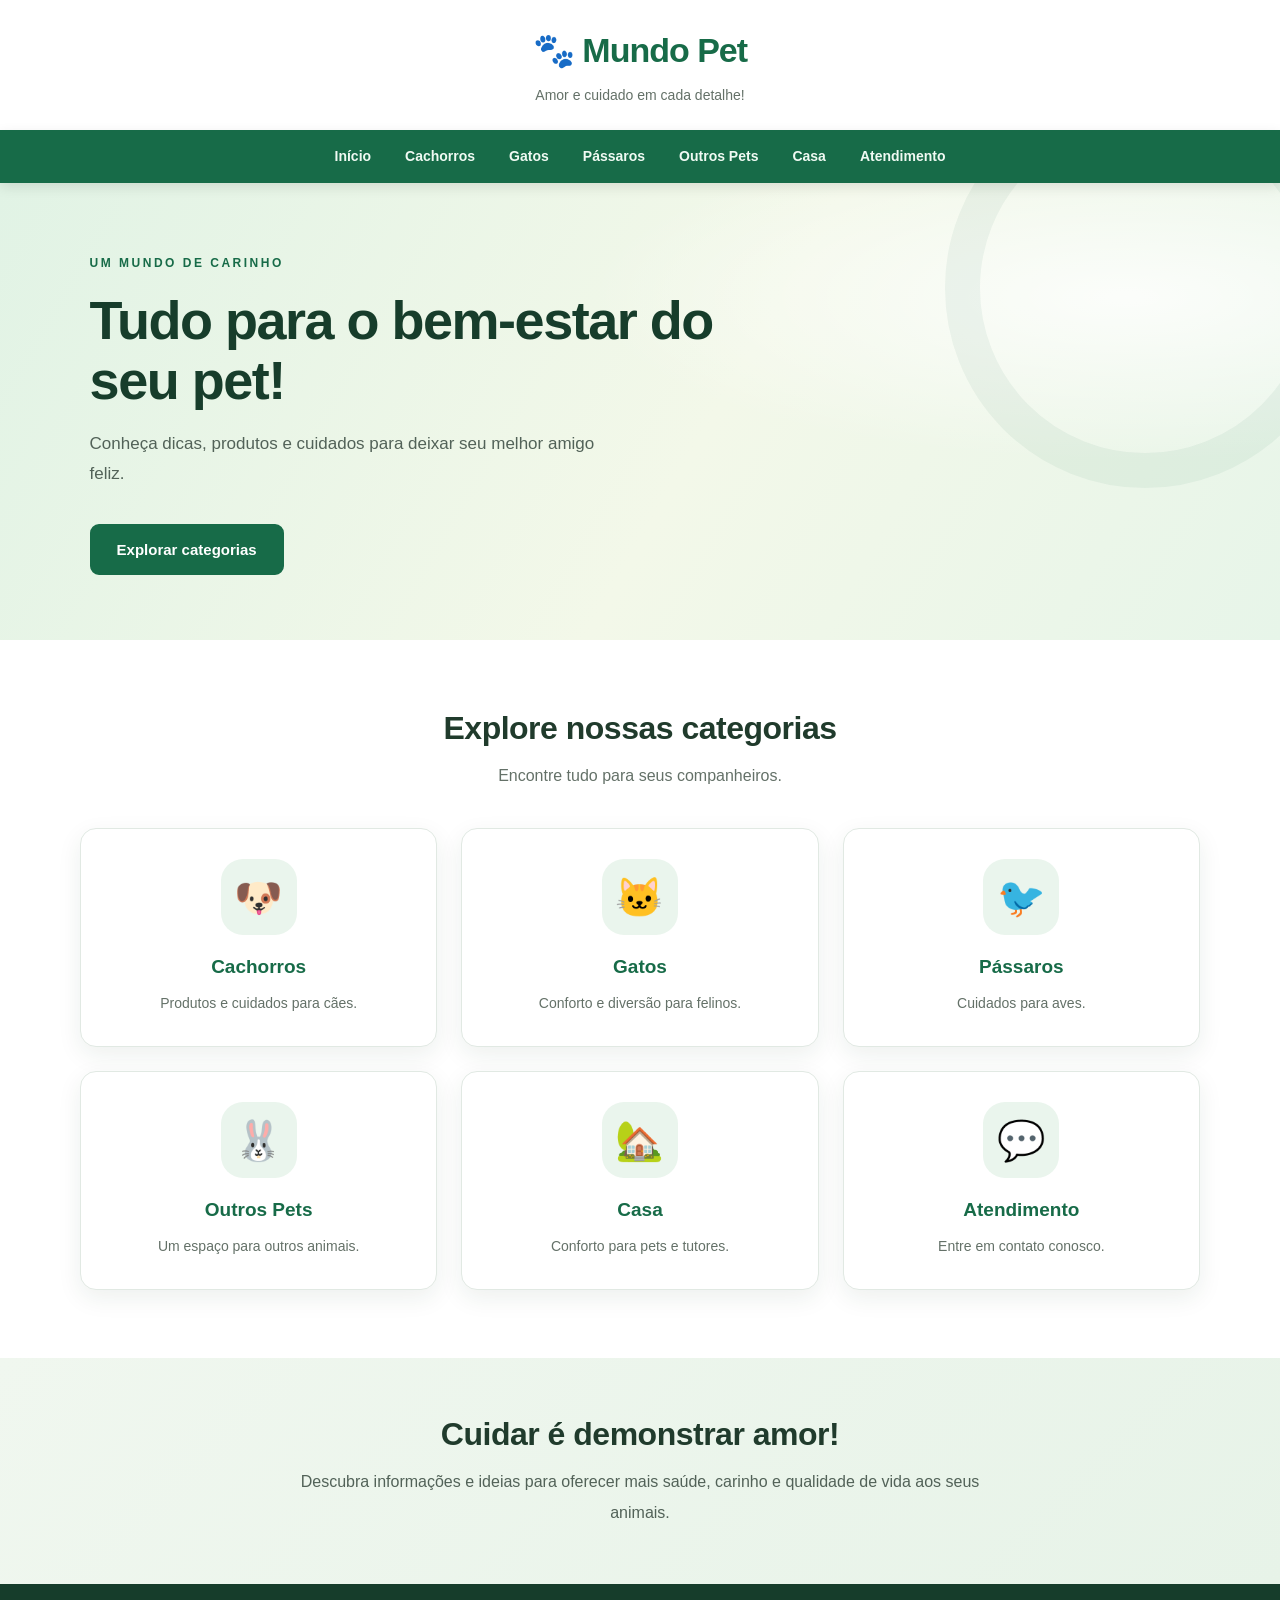
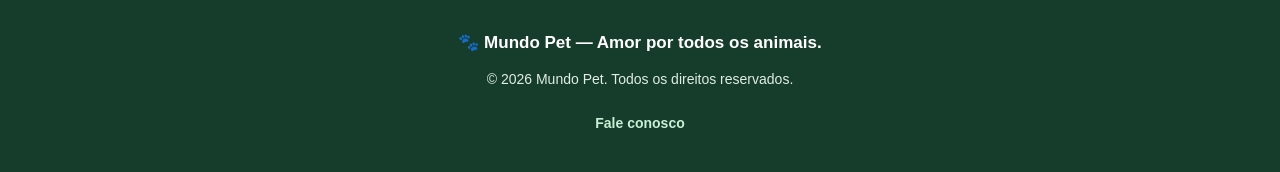
<file: index.html>
<!DOCTYPE html>
<html lang="pt-BR">
<head>
    <meta charset="UTF-8">
    <meta name="viewport"
          content="width=device-width, initial-scale=1.0">

    <title>Mundo Pet | Tudo para seu pet</title>
    <link rel="stylesheet" href="style.css">
</head>

<body>

    <header class="topo">
        <a class="logo" href="index.html">🐾 Mundo Pet</a>
        <p>Amor e cuidado em cada detalhe!</p>
    </header>

    <nav class="navbar" aria-label="Navegação principal">
        <ul>
             <li><a href="index.html">Início</a></li>
            <li><a href="cachorros.html">Cachorros</a></li>
            <li><a href="gatos.html">Gatos</a></li>
            <li><a href="passaros.html">Pássaros</a></li>
            <li><a href="outrospets.html">Outros Pets</a></li>
            <li><a href="casa.html">Casa</a></li>
            <li><a href="atendimentos.html">Atendimento</a></li>
        </ul>
    </nav>

    <main>
        <section class="banner">
            <div class="banner-texto">
                <span>UM MUNDO DE CARINHO</span>
                <h1>Tudo para o bem-estar do seu pet!</h1>
                <p>
                    Conheça dicas, produtos e cuidados
                    para deixar seu melhor amigo feliz.
                </p>
                <a class="botao"
                   href="index.html">
                    Explorar categorias
                </a>
            </div>
        </section>

        <section class="secao">
            <h2>Explore nossas categorias</h2>
            <p class="subtitulo">
                Encontre tudo para seus companheiros.
            </p>

            <div class="categorias">
                <a class="categoria" href="cachorros.html">
                    <span>🐶</span>
                    <h3>Cachorros</h3>
                    <p>Produtos e cuidados para cães.</p>
                </a>

                <a class="categoria" href="gatos.html">
                    <span>🐱</span>
                    <h3>Gatos</h3>
                    <p>Conforto e diversão para felinos.</p>
                </a>

                <a class="categoria" href="passaros.html">
                    <span>🐦</span>
                    <h3>Pássaros</h3>
                    <p>Cuidados para aves.</p>
                </a>

                <a class="categoria" href="outrospets.html">
                    <span>🐰</span>
                    <h3>Outros Pets</h3>
                    <p>Um espaço para outros animais.</p>
                </a>

                <a class="categoria" href="casa.html">
                    <span>🏡</span>
                    <h3>Casa</h3>
                    <p>Conforto para pets e tutores.</p>
                </a>

                <a class="categoria" href="atendimentos.html">
                    <span>💬</span>
                    <h3>Atendimento</h3>
                    <p>Entre em contato conosco.</p>
                </a>
            </div>
        </section>

        <section class="destaque">
            <h2>Cuidar é demonstrar amor!</h2>
            <p>
                Descubra informações e ideias para oferecer
                mais saúde, carinho e qualidade de vida
                aos seus animais.
            </p>
        </section>
    </main>

    <footer class="rodape">
        <p>🐾 Mundo Pet — Amor por todos os animais.</p>
        <p>© 2026 Mundo Pet. Todos os direitos reservados.</p>
        <a href="atendimentos.html">Fale conosco</a>
    </footer>

</body>
</html>
</file>
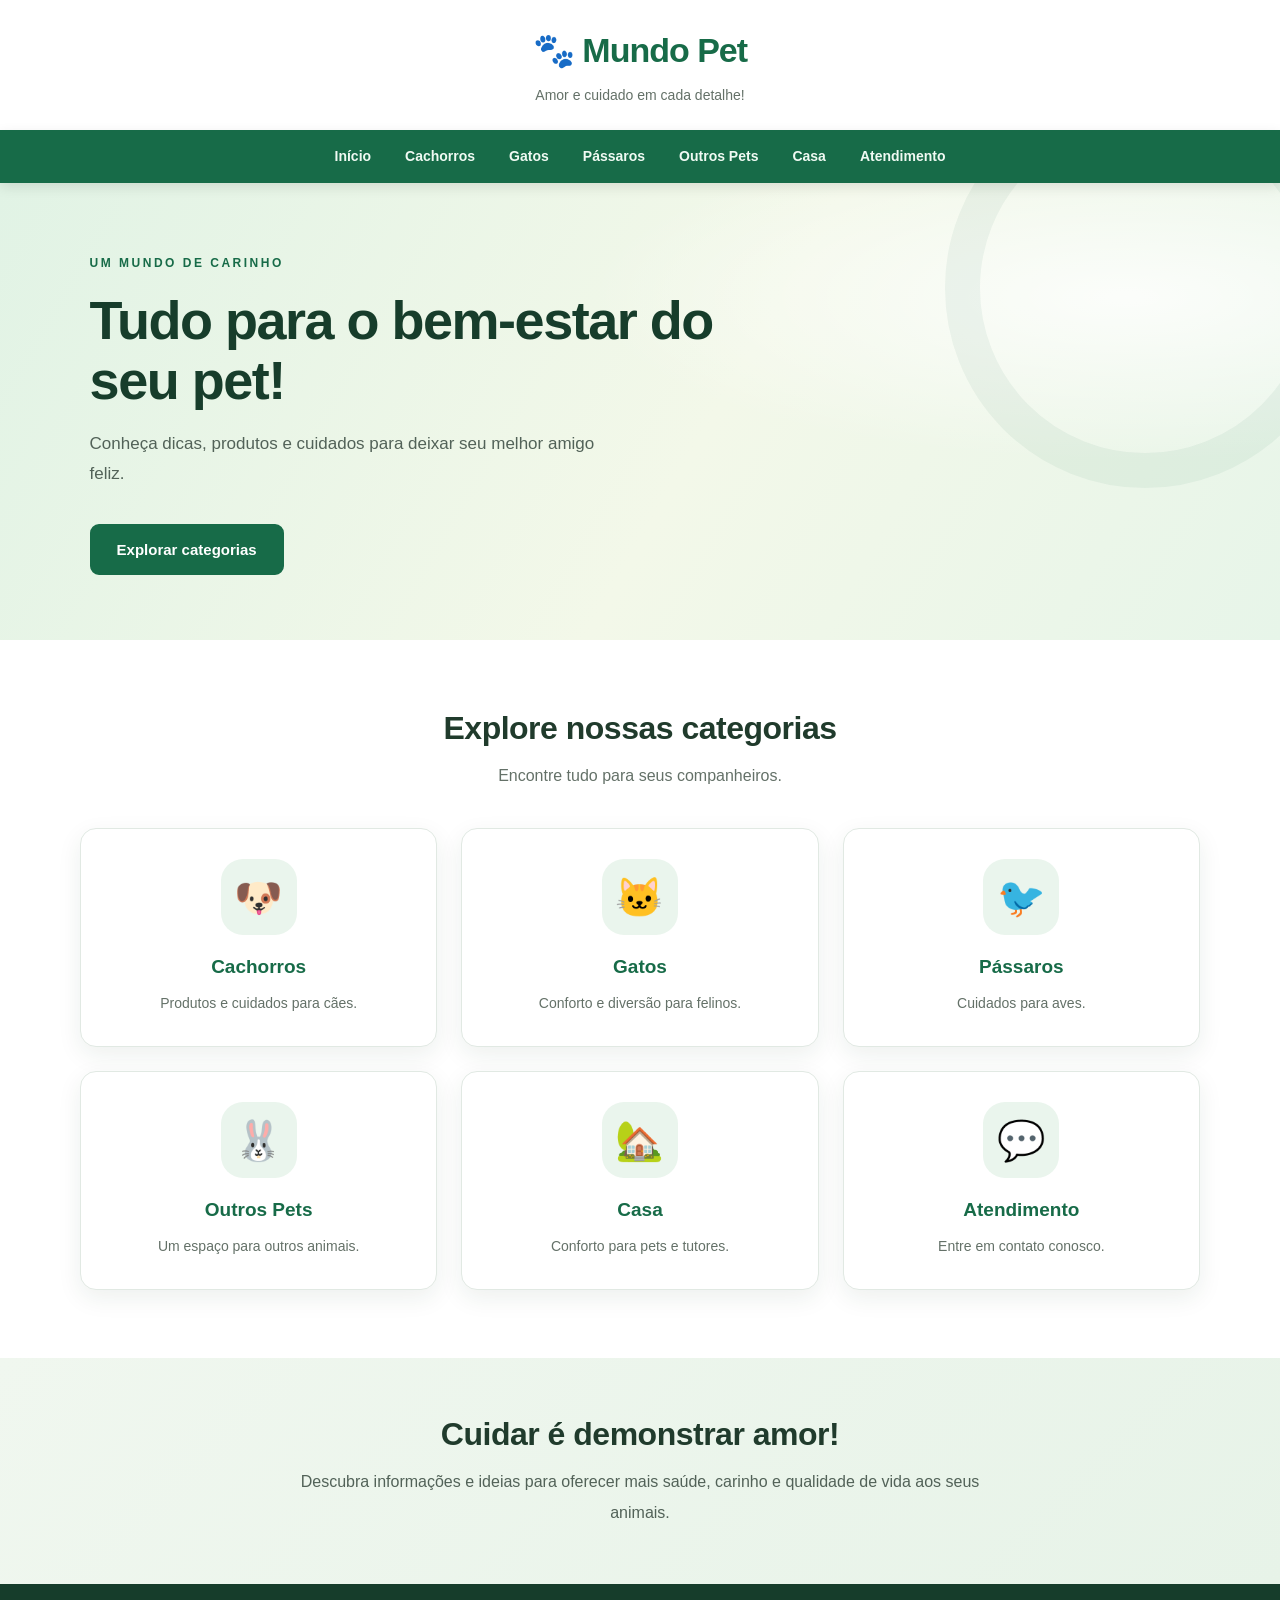
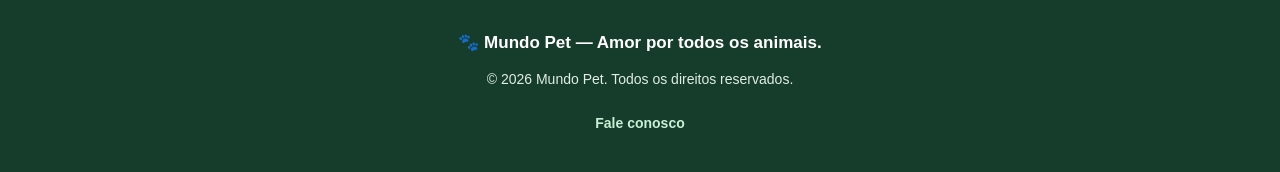
<file: Index.html>
<!DOCTYPE html>
<html lang="pt-BR">
<head>
    <meta charset="UTF-8">
    <meta name="viewport"
          content="width=device-width, initial-scale=1.0">

    <title>Mundo Pet | Tudo para seu pet</title>
    <link rel="stylesheet" href="style.css">
</head>

<body>

    <header class="topo">
        <a class="logo" href="index.html">🐾 Mundo Pet</a>
        <p>Amor e cuidado em cada detalhe!</p>
    </header>

    <nav class="navbar" aria-label="Navegação principal">
        <ul>
             <li><a href="index.html">Início</a></li>
            <li><a href="cachorros.html">Cachorros</a></li>
            <li><a href="gatos.html">Gatos</a></li>
            <li><a href="passaros.html">Pássaros</a></li>
            <li><a href="outrospets.html">Outros Pets</a></li>
            <li><a href="casa.html">Casa</a></li>
            <li><a href="atendimentos.html">Atendimento</a></li>
        </ul>
    </nav>

    <main>
        <section class="banner">
            <div class="banner-texto">
                <span>UM MUNDO DE CARINHO</span>
                <h1>Tudo para o bem-estar do seu pet!</h1>
                <p>
                    Conheça dicas, produtos e cuidados
                    para deixar seu melhor amigo feliz.
                </p>
                <a class="botao"
                   href="cachorros.html">
                    Explorar categorias
                </a>
            </div>
        </section>

        <section class="secao">
            <h2>Explore nossas categorias</h2>
            <p class="subtitulo">
                Encontre tudo para seus companheiros.
            </p>

            <div class="categorias">
                <a class="categoria" href="cachorros.html">
                    <span>🐶</span>
                    <h3>Cachorros</h3>
                    <p>Produtos e cuidados para cães.</p>
                </a>

                <a class="categoria" href="gatos.html">
                    <span>🐱</span>
                    <h3>Gatos</h3>
                    <p>Conforto e diversão para felinos.</p>
                </a>

                <a class="categoria" href="passaros.html">
                    <span>🐦</span>
                    <h3>Pássaros</h3>
                    <p>Cuidados para aves.</p>
                </a>

                <a class="categoria" href="outrospets.html">
                    <span>🐰</span>
                    <h3>Outros Pets</h3>
                    <p>Um espaço para outros animais.</p>
                </a>

                <a class="categoria" href="casa.html">
                    <span>🏡</span>
                    <h3>Casa</h3>
                    <p>Conforto para pets e tutores.</p>
                </a>

                <a class="categoria" href="atendimentos.html">
                    <span>💬</span>
                    <h3>Atendimento</h3>
                    <p>Entre em contato conosco.</p>
                </a>
            </div>
        </section>

        <section class="destaque">
            <h2>Cuidar é demonstrar amor!</h2>
            <p>
                Descubra informações e ideias para oferecer
                mais saúde, carinho e qualidade de vida
                aos seus animais.
            </p>
        </section>
    </main>

    <footer class="rodape">
        <p>🐾 Mundo Pet — Amor por todos os animais.</p>
        <p>© 2026 Mundo Pet. Todos os direitos reservados.</p>
        <a href="atendimentos.html">Fale conosco</a>
    </footer>

</body>
</html>
</file>
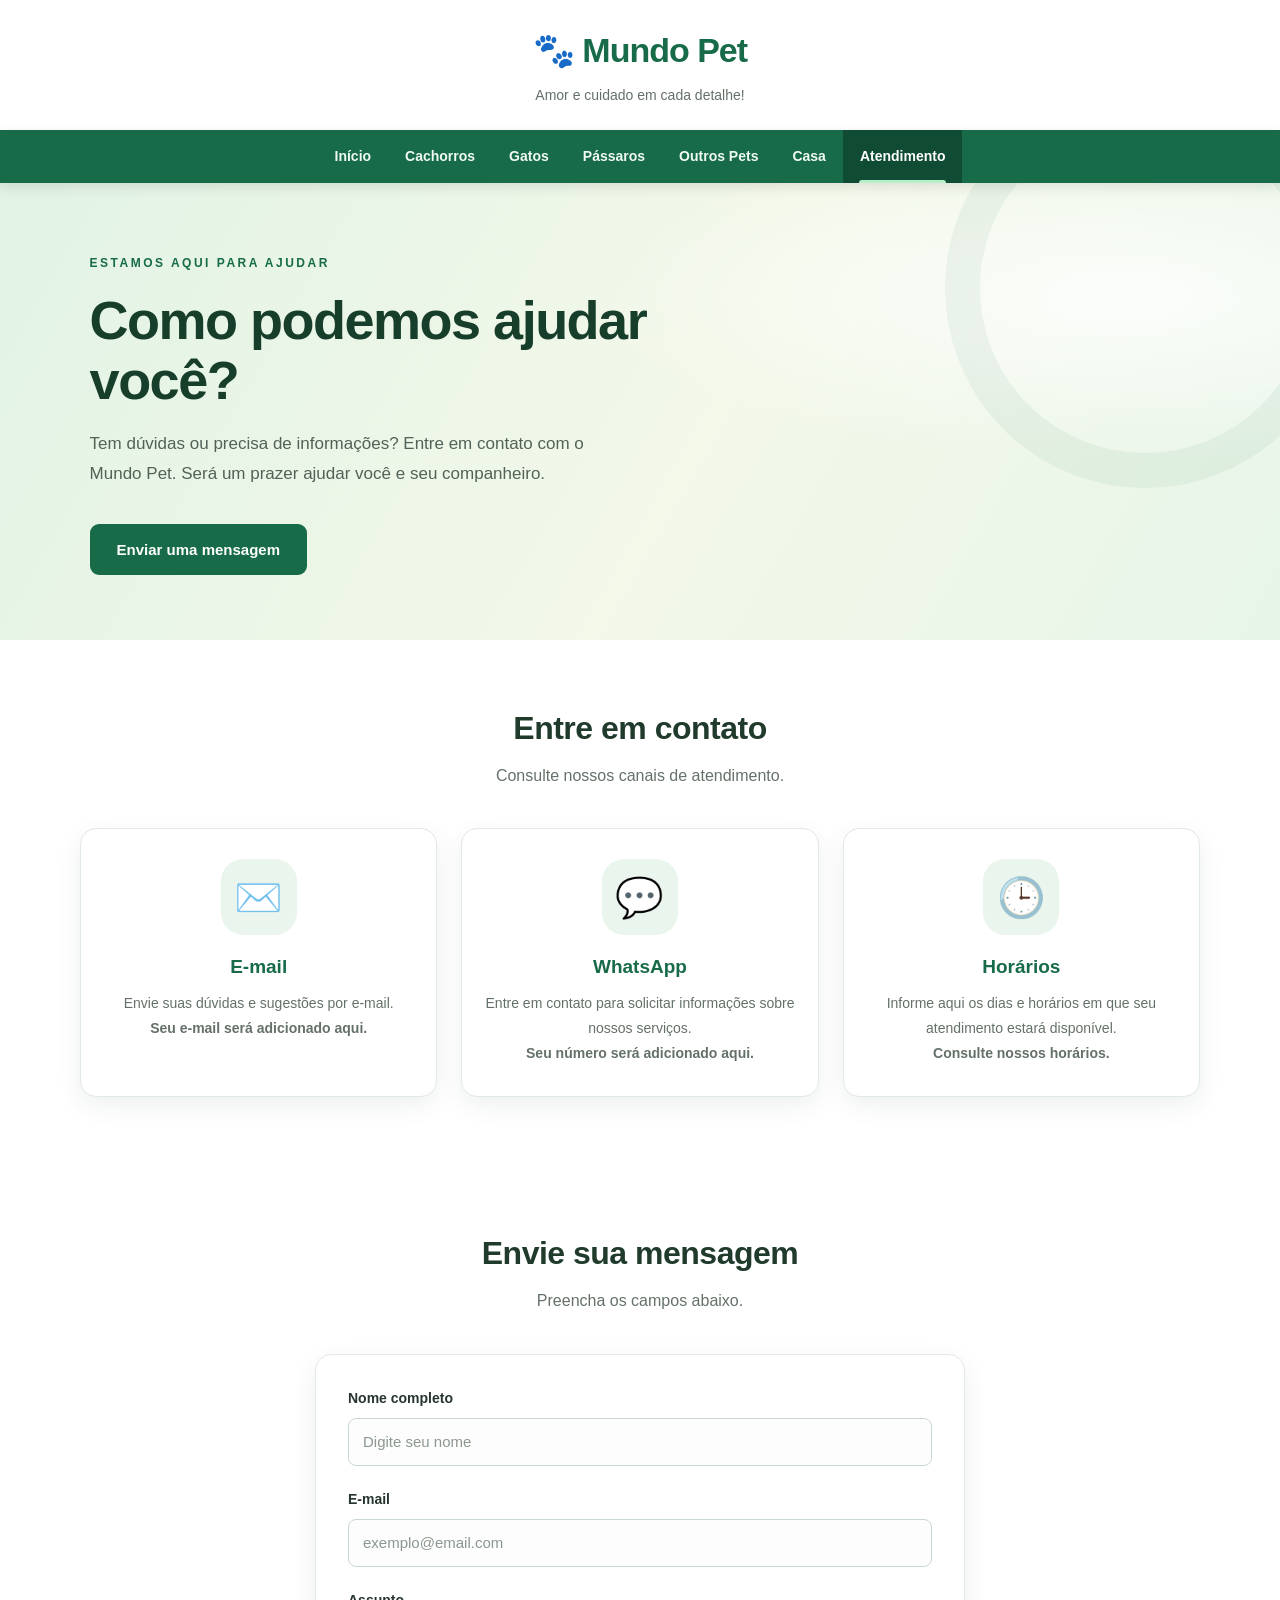
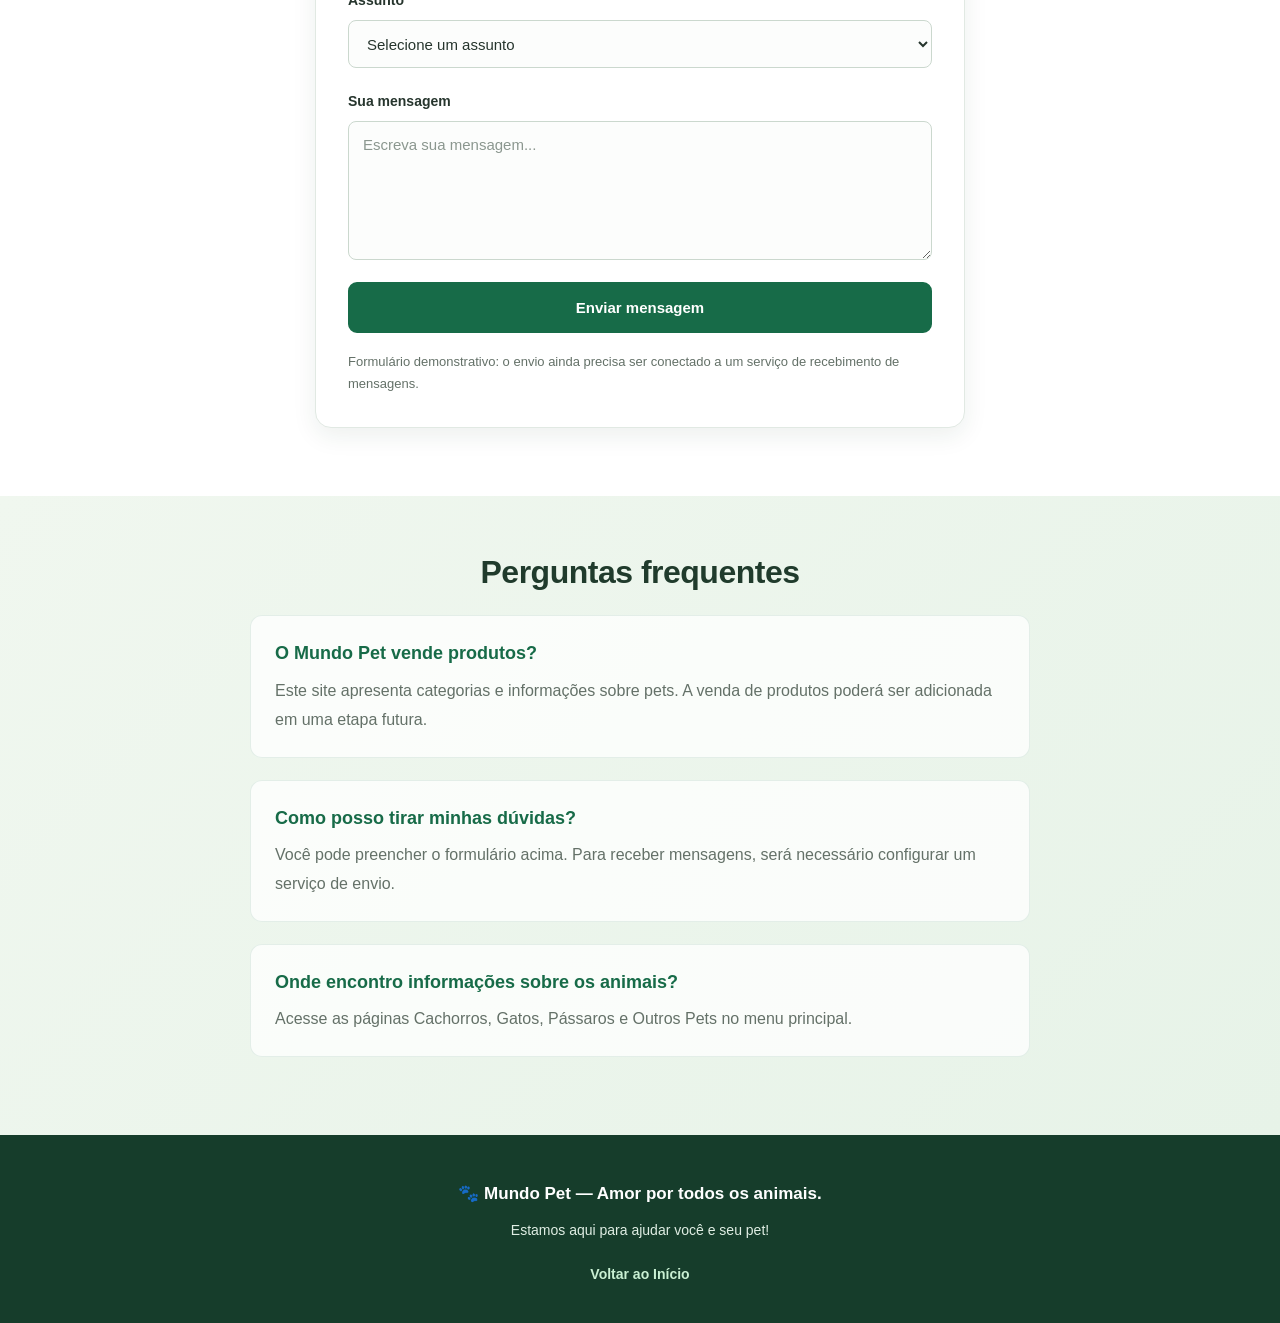
<file: atendimentos.html>
<!DOCTYPE html>
<html lang="pt-BR">

<head>
    <meta charset="UTF-8">
    <meta name="viewport" content="width=device-width, initial-scale=1.0">

    <title>Atendimento | Mundo Pet</title>

    <link rel="stylesheet" href="style.css">
</head>

<body>

    <!-- Cabeçalho -->
    <header class="topo">
        <a class="logo" href="index.html">🐾 Mundo Pet</a>
        <p>Amor e cuidado em cada detalhe!</p>
    </header>

    <!-- Menu de navegação -->
    <nav class="navbar" aria-label="Navegação principal">
        <ul>
            <li><a href="index.html">Início</a></li>
            <li><a href="cachorros.html">Cachorros</a></li>
            <li><a href="gatos.html">Gatos</a></li>
            <li><a href="passaros.html">Pássaros</a></li>
            <li><a href="outrospets.html">Outros Pets</a></li>
            <li><a href="casa.html">Casa</a></li>
            <li><a href="atendimentos.html" aria-current="page">Atendimento</a></li>
        </ul>
    </nav>

    <!-- Conteúdo principal -->
    <main>

        <!-- Apresentação -->
        <section class="banner">
            <div class="banner-texto">

                <span>ESTAMOS AQUI PARA AJUDAR</span>

                <h1>Como podemos ajudar você?</h1>

                <p>
                    Tem dúvidas ou precisa de informações?
                    Entre em contato com o Mundo Pet.
                    Será um prazer ajudar você e seu companheiro.
                </p>

                <a class="botao" href="#formulario">
                    Enviar uma mensagem
                </a>

            </div>
        </section>

        <!-- Informações de contato -->
        <section class="secao">

            <h2>Entre em contato</h2>

            <p class="subtitulo">
                Consulte nossos canais de atendimento.
            </p>

            <div class="categorias">

                <article class="categoria">
                    <span>✉️</span>

                    <h3>E-mail</h3>

                    <p>
                        Envie suas dúvidas e sugestões
                        por e-mail.
                    </p>

                    <p>
                        <strong>Seu e-mail será adicionado aqui.</strong>
                    </p>
                </article>

                <article class="categoria">
                    <span>💬</span>

                    <h3>WhatsApp</h3>

                    <p>
                        Entre em contato para solicitar
                        informações sobre nossos serviços.
                    </p>

                    <p>
                        <strong>Seu número será adicionado aqui.</strong>
                    </p>
                </article>

                <article class="categoria">
                    <span>🕒</span>

                    <h3>Horários</h3>

                    <p>
                        Informe aqui os dias e horários
                        em que seu atendimento estará disponível.
                    </p>

                    <p>
                        <strong>Consulte nossos horários.</strong>
                    </p>
                </article>

            </div>

        </section>

        <!-- Formulário de contato -->
        <section class="secao" id="formulario">

            <h2>Envie sua mensagem</h2>

            <p class="subtitulo">
                Preencha os campos abaixo.
            </p>

            <form class="formulario" action="#" method="post">

                <div class="campo">
                    <label for="nome">Nome completo</label>

                    <input
                        type="text"
                        id="nome"
                        name="nome"
                        placeholder="Digite seu nome"
                        required>
                </div>

                <div class="campo">
                    <label for="email">E-mail</label>

                    <input
                        type="email"
                        id="email"
                        name="email"
                        placeholder="exemplo@email.com"
                        required>
                </div>

                <div class="campo">
                    <label for="assunto">Assunto</label>

                    <select id="assunto" name="assunto" required>
                        <option value="">Selecione um assunto</option>
                        <option value="produtos">Produtos</option>
                        <option value="duvidas">Dúvidas gerais</option>
                        <option value="sugestoes">Sugestões</option>
                        <option value="outros">Outros assuntos</option>
                    </select>
                </div>

                <div class="campo">
                    <label for="mensagem">Sua mensagem</label>

                    <textarea
                        id="mensagem"
                        name="mensagem"
                        rows="5"
                        placeholder="Escreva sua mensagem..."
                        required></textarea>
                </div>

                <button class="botao" type="submit">
                    Enviar mensagem
                </button>

                <p class="aviso-formulario">
                    Formulário demonstrativo: o envio ainda
                    precisa ser conectado a um serviço de
                    recebimento de mensagens.
                </p>

            </form>

        </section>

        <!-- Perguntas frequentes -->
        <section class="destaque">

            <h2>Perguntas frequentes</h2>

            <div class="pergunta">
                <h3>O Mundo Pet vende produtos?</h3>

                <p>
                    Este site apresenta categorias e informações
                    sobre pets. A venda de produtos poderá ser
                    adicionada em uma etapa futura.
                </p>
            </div>

            <div class="pergunta">
                <h3>Como posso tirar minhas dúvidas?</h3>

                <p>
                    Você pode preencher o formulário acima.
                    Para receber mensagens, será necessário
                    configurar um serviço de envio.
                </p>
            </div>

            <div class="pergunta">
                <h3>Onde encontro informações sobre os animais?</h3>

                <p>
                    Acesse as páginas Cachorros, Gatos,
                    Pássaros e Outros Pets no menu principal.
                </p>
            </div>

        </section>

    </main>

    <!-- Rodapé -->
    <footer class="rodape">

        <p>🐾 Mundo Pet — Amor por todos os animais.</p>

        <p>Estamos aqui para ajudar você e seu pet!</p>

        <a href="index.html">Voltar ao Início</a>

    </footer>

</body>

</html>
</file>
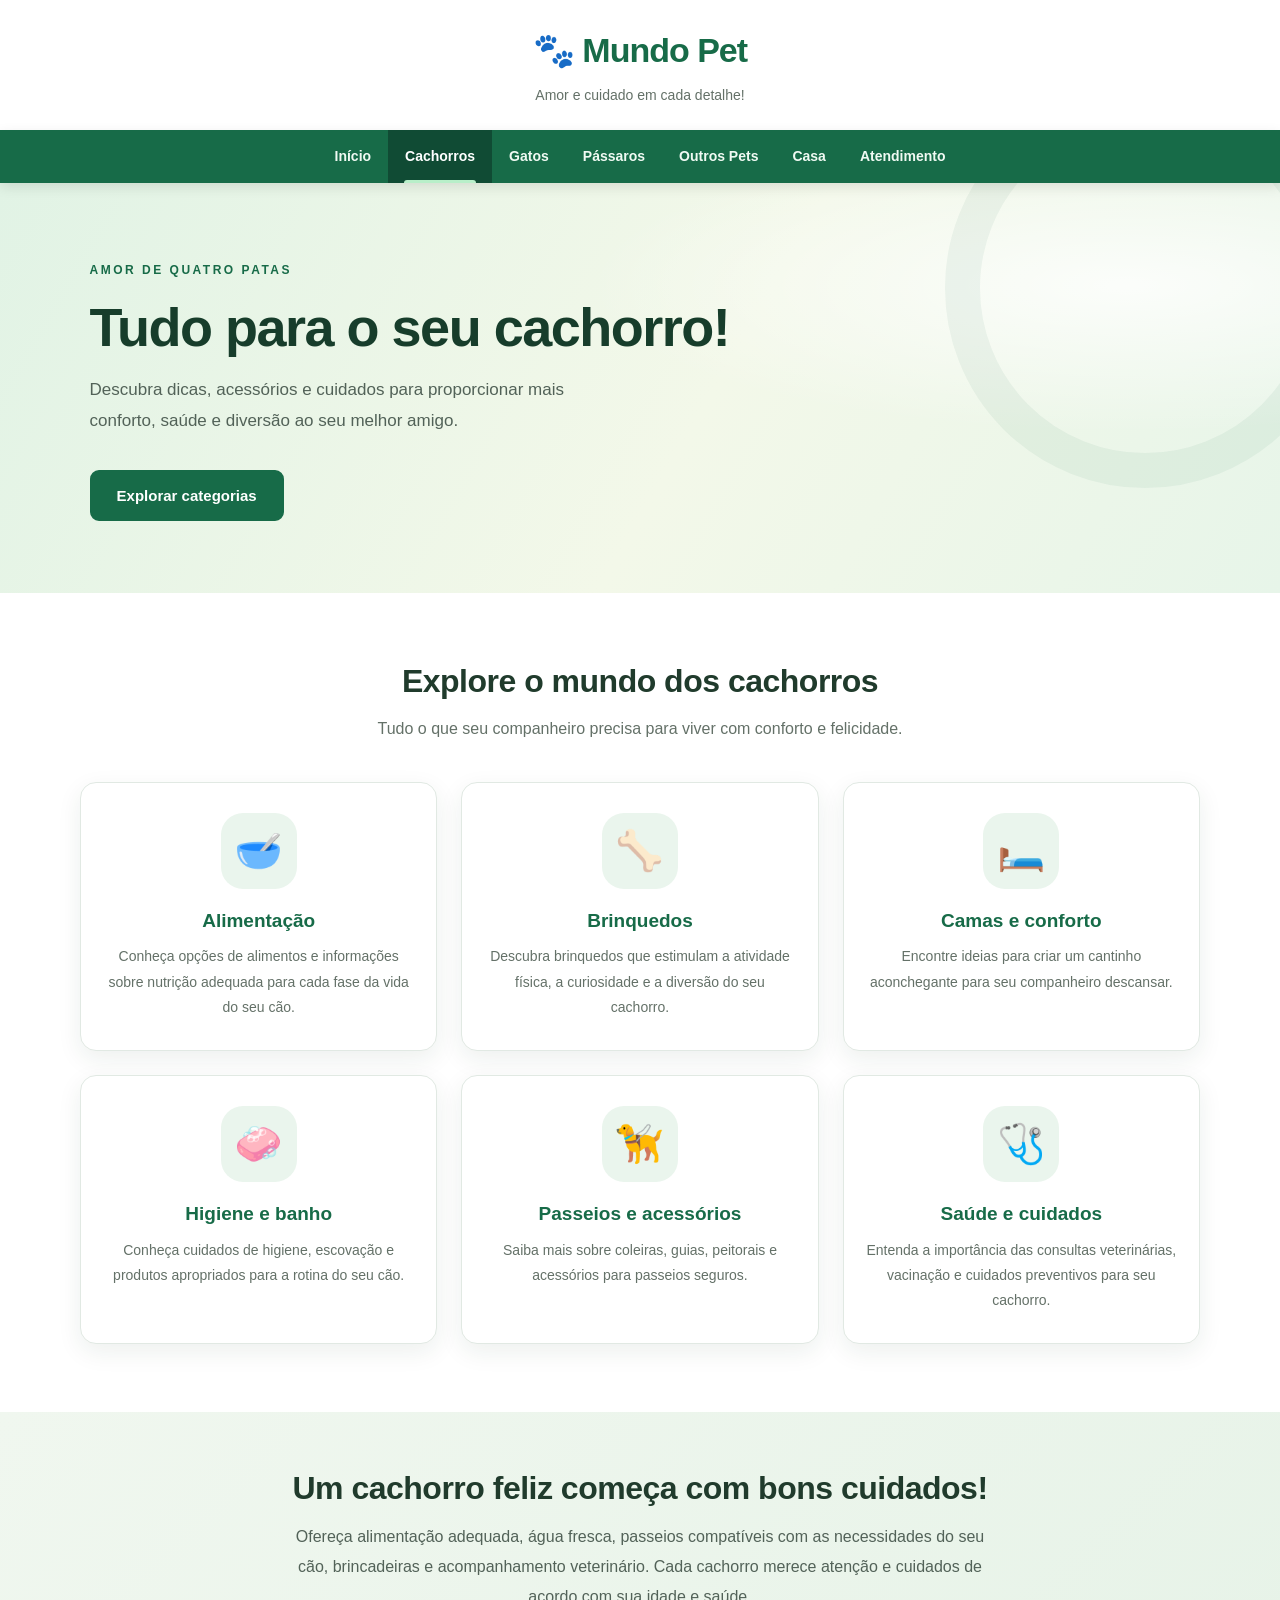
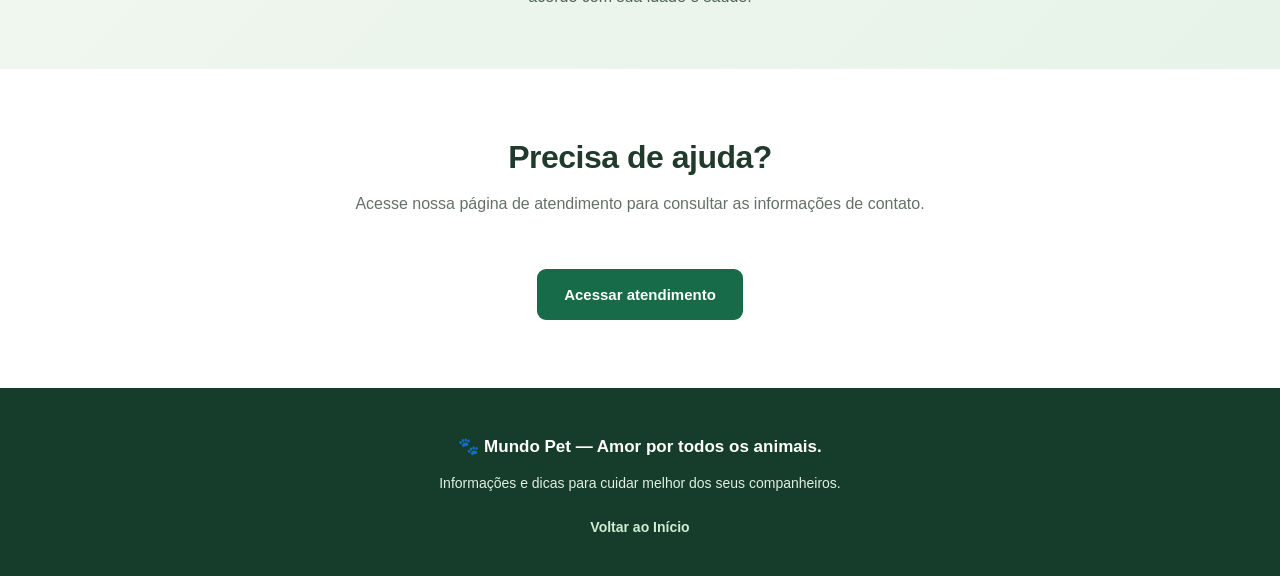
<file: cachorros.html>
<!DOCTYPE html>
<html lang="pt-BR">

<head>
    <meta charset="UTF-8">
    <meta name="viewport" content="width=device-width, initial-scale=1.0">

    <title>Cachorros | Mundo Pet</title>

    <link rel="stylesheet" href="style.css">
</head>

<body>

    <!-- Cabeçalho -->
    <header class="topo">
        <a class="logo" href="index.html">🐾 Mundo Pet</a>
        <p>Amor e cuidado em cada detalhe!</p>
    </header>

    <!-- Menu de navegação -->
    <nav class="navbar" aria-label="Navegação principal">
        <ul>
            <li><a href="index.html">Início</a></li>
            <li><a href="cachorros.html" aria-current="page">Cachorros</a></li>
            <li><a href="gatos.html">Gatos</a></li>
            <li><a href="passaros.html">Pássaros</a></li>
            <li><a href="outrospets.html">Outros Pets</a></li>
            <li><a href="casa.html">Casa</a></li>
            <li><a href="atendimentos.html">Atendimento</a></li>
        </ul>
    </nav>

    <!-- Conteúdo principal -->
    <main>

        <!-- Banner de apresentação -->
        <section class="banner">
            <div class="banner-texto">

                <span>AMOR DE QUATRO PATAS</span>

                <h1>Tudo para o seu cachorro!</h1>

                <p>
                    Descubra dicas, acessórios e cuidados
                    para proporcionar mais conforto,
                    saúde e diversão ao seu melhor amigo.
                </p>

                <a class="botao" href="#categorias-cachorros">
                    Explorar categorias
                </a>

            </div>
        </section>

        <!-- Categorias de produtos e cuidados -->
        <section class="secao" id="categorias-cachorros">

            <h2>Explore o mundo dos cachorros</h2>

            <p class="subtitulo">
                Tudo o que seu companheiro precisa
                para viver com conforto e felicidade.
            </p>

            <div class="categorias">

                <article class="categoria">
                    <span>🥣</span>

                    <h3>Alimentação</h3>

                    <p>
                        Conheça opções de alimentos e
                        informações sobre nutrição adequada
                        para cada fase da vida do seu cão.
                    </p>
                </article>

                <article class="categoria">
                    <span>🦴</span>

                    <h3>Brinquedos</h3>

                    <p>
                        Descubra brinquedos que estimulam
                        a atividade física, a curiosidade
                        e a diversão do seu cachorro.
                    </p>
                </article>

                <article class="categoria">
                    <span>🛏️</span>

                    <h3>Camas e conforto</h3>

                    <p>
                        Encontre ideias para criar um
                        cantinho aconchegante para
                        seu companheiro descansar.
                    </p>
                </article>

                <article class="categoria">
                    <span>🧼</span>

                    <h3>Higiene e banho</h3>

                    <p>
                        Conheça cuidados de higiene,
                        escovação e produtos apropriados
                        para a rotina do seu cão.
                    </p>
                </article>

                <article class="categoria">
                    <span>🦮</span>

                    <h3>Passeios e acessórios</h3>

                    <p>
                        Saiba mais sobre coleiras,
                        guias, peitorais e acessórios
                        para passeios seguros.
                    </p>
                </article>

                <article class="categoria">
                    <span>🩺</span>

                    <h3>Saúde e cuidados</h3>

                    <p>
                        Entenda a importância das consultas
                        veterinárias, vacinação e cuidados
                        preventivos para seu cachorro.
                    </p>
                </article>

            </div>

        </section>

        <!-- Dicas para tutores -->
        <section class="destaque">

            <h2>Um cachorro feliz começa com bons cuidados!</h2>

            <p>
                Ofereça alimentação adequada, água fresca,
                passeios compatíveis com as necessidades
                do seu cão, brincadeiras e acompanhamento
                veterinário. Cada cachorro merece atenção
                e cuidados de acordo com sua idade e saúde.
            </p>

        </section>

        <!-- Chamada para atendimento -->
        <section class="secao">

            <h2>Precisa de ajuda?</h2>

            <p class="subtitulo">
                Acesse nossa página de atendimento
                para consultar as informações de contato.
            </p>

            <a class="botao" href="atendimentos.html">
                Acessar atendimento
            </a>

        </section>

    </main>

    <!-- Rodapé -->
    <footer class="rodape">

        <p>🐾 Mundo Pet — Amor por todos os animais.</p>

        <p>
            Informações e dicas para cuidar melhor
            dos seus companheiros.
        </p>

        <a href="index.html">Voltar ao Início</a>

    </footer>

</body>

</html>
</file>
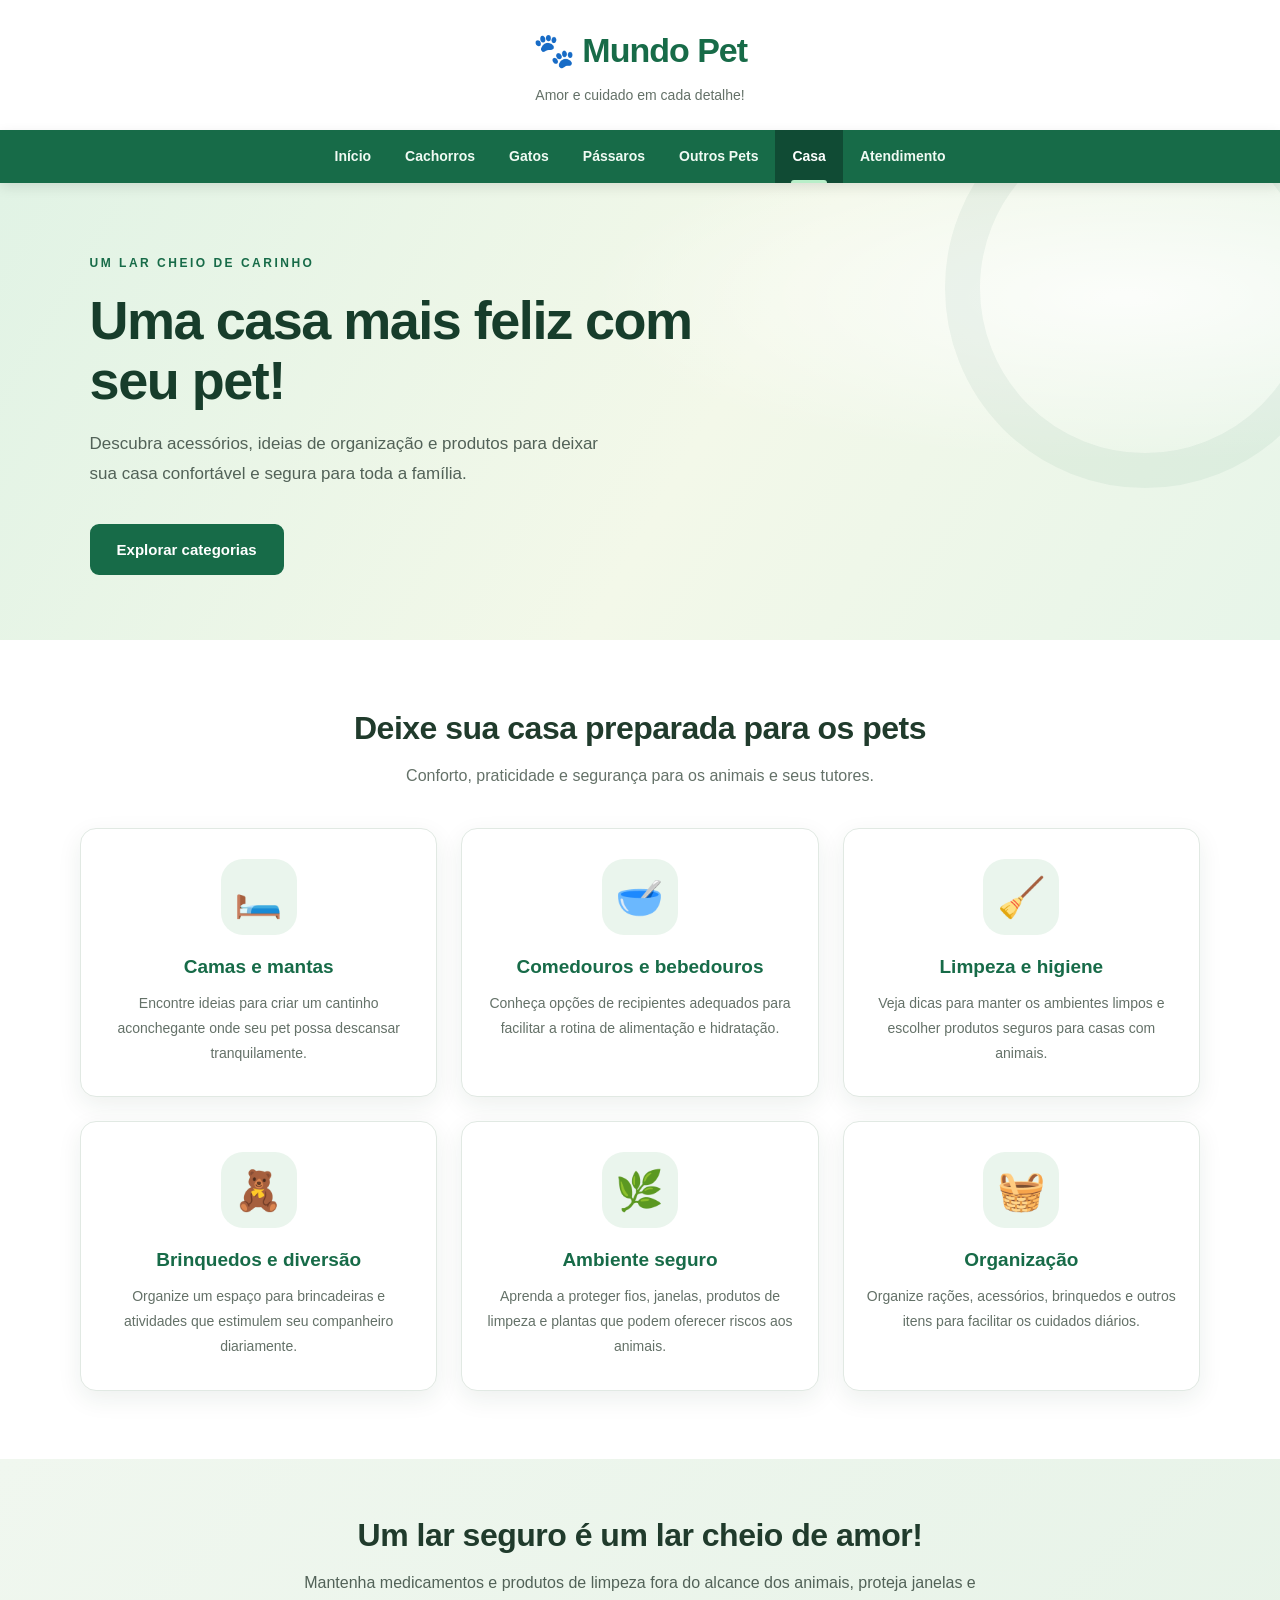
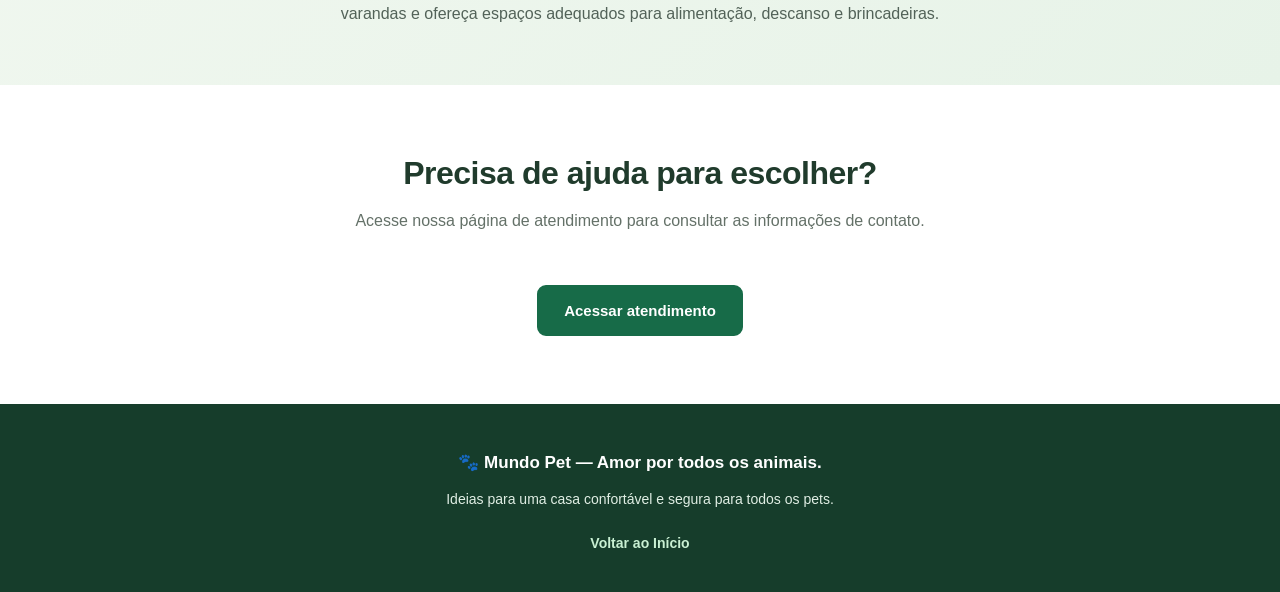
<file: casa.html>
<!DOCTYPE html>
<html lang="pt-BR">

<head>
    <meta charset="UTF-8">
    <meta name="viewport" content="width=device-width, initial-scale=1.0">

    <title>Casa | Mundo Pet</title>

    <link rel="stylesheet" href="style.css">
</head>

<body>

    <!-- Cabeçalho -->
    <header class="topo">
        <a class="logo" href="index.html">🐾 Mundo Pet</a>
        <p>Amor e cuidado em cada detalhe!</p>
    </header>

    <!-- Menu de navegação -->
    <nav class="navbar" aria-label="Navegação principal">
        <ul>
            <li><a href="index.html">Início</a></li>
            <li><a href="cachorros.html">Cachorros</a></li>
            <li><a href="gatos.html">Gatos</a></li>
            <li><a href="passaros.html">Pássaros</a></li>
            <li><a href="outrospets.html">Outros Pets</a></li>
            <li><a href="casa.html" aria-current="page">Casa</a></li>
            <li><a href="atendimentos.html">Atendimento</a></li>
        </ul>
    </nav>

    <!-- Conteúdo principal -->
    <main>

        <!-- Banner de apresentação -->
        <section class="banner">
            <div class="banner-texto">

                <span>UM LAR CHEIO DE CARINHO</span>

                <h1>Uma casa mais feliz com seu pet!</h1>

                <p>
                    Descubra acessórios, ideias de organização
                    e produtos para deixar sua casa confortável
                    e segura para toda a família.
                </p>

                <a class="botao" href="#categorias-casa">
                    Explorar categorias
                </a>

            </div>
        </section>

        <!-- Categorias para casa -->
        <section class="secao" id="categorias-casa">

            <h2>Deixe sua casa preparada para os pets</h2>

            <p class="subtitulo">
                Conforto, praticidade e segurança
                para os animais e seus tutores.
            </p>

            <div class="categorias">

                <article class="categoria">
                    <span>🛏️</span>

                    <h3>Camas e mantas</h3>

                    <p>
                        Encontre ideias para criar um cantinho
                        aconchegante onde seu pet possa
                        descansar tranquilamente.
                    </p>
                </article>

                <article class="categoria">
                    <span>🥣</span>

                    <h3>Comedouros e bebedouros</h3>

                    <p>
                        Conheça opções de recipientes
                        adequados para facilitar a rotina
                        de alimentação e hidratação.
                    </p>
                </article>

                <article class="categoria">
                    <span>🧹</span>

                    <h3>Limpeza e higiene</h3>

                    <p>
                        Veja dicas para manter os ambientes
                        limpos e escolher produtos seguros
                        para casas com animais.
                    </p>
                </article>

                <article class="categoria">
                    <span>🧸</span>

                    <h3>Brinquedos e diversão</h3>

                    <p>
                        Organize um espaço para brincadeiras
                        e atividades que estimulem seu
                        companheiro diariamente.
                    </p>
                </article>

                <article class="categoria">
                    <span>🌿</span>

                    <h3>Ambiente seguro</h3>

                    <p>
                        Aprenda a proteger fios, janelas,
                        produtos de limpeza e plantas que
                        podem oferecer riscos aos animais.
                    </p>
                </article>

                <article class="categoria">
                    <span>🧺</span>

                    <h3>Organização</h3>

                    <p>
                        Organize rações, acessórios,
                        brinquedos e outros itens para
                        facilitar os cuidados diários.
                    </p>
                </article>

            </div>

        </section>

        <!-- Dicas para o lar -->
        <section class="destaque">

            <h2>Um lar seguro é um lar cheio de amor!</h2>

            <p>
                Mantenha medicamentos e produtos de limpeza
                fora do alcance dos animais, proteja janelas
                e varandas e ofereça espaços adequados para
                alimentação, descanso e brincadeiras.
            </p>

        </section>

        <!-- Atendimento -->
        <section class="secao">

            <h2>Precisa de ajuda para escolher?</h2>

            <p class="subtitulo">
                Acesse nossa página de atendimento
                para consultar as informações de contato.
            </p>

            <a class="botao" href="atendimentos.html">
                Acessar atendimento
            </a>

        </section>

    </main>

    <!-- Rodapé -->
    <footer class="rodape">

        <p>🐾 Mundo Pet — Amor por todos os animais.</p>

        <p>
            Ideias para uma casa confortável
            e segura para todos os pets.
        </p>

        <a href="index.html">Voltar ao Início</a>

    </footer>

</body>

</html>
</file>
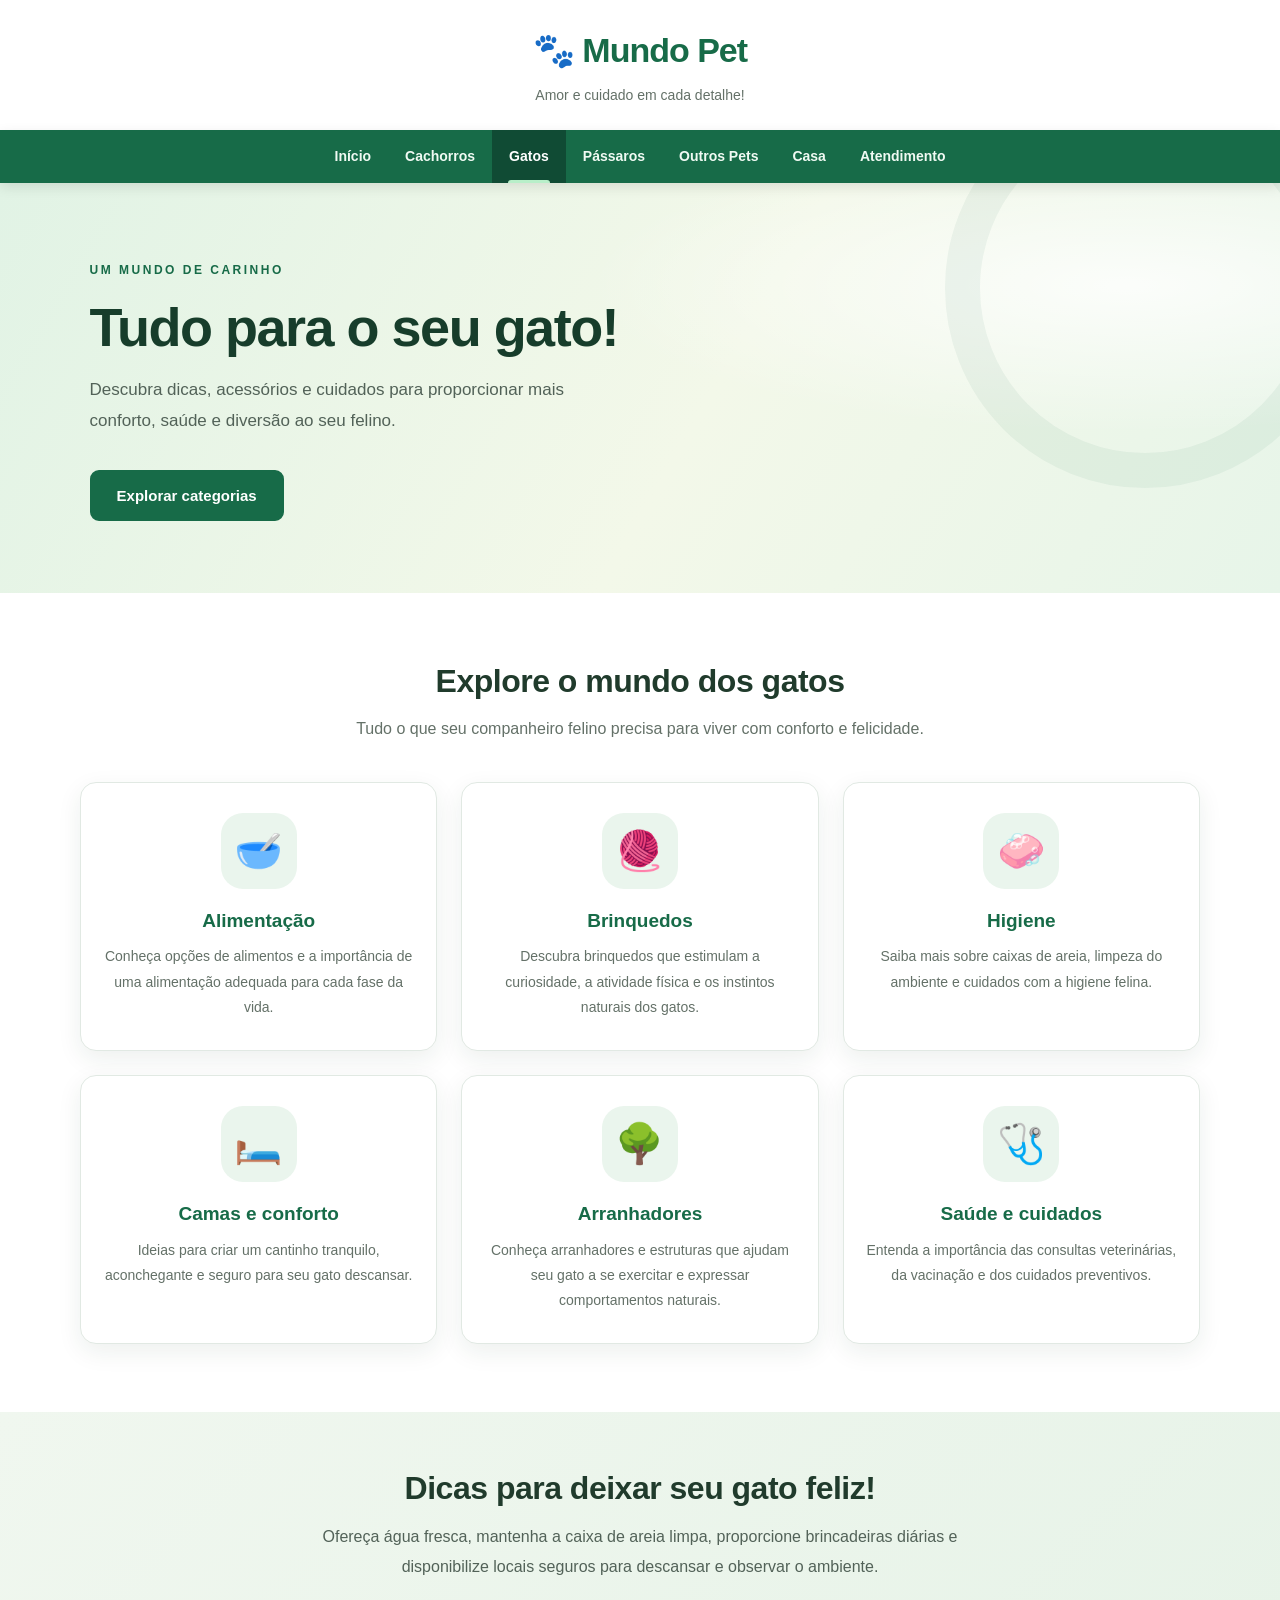
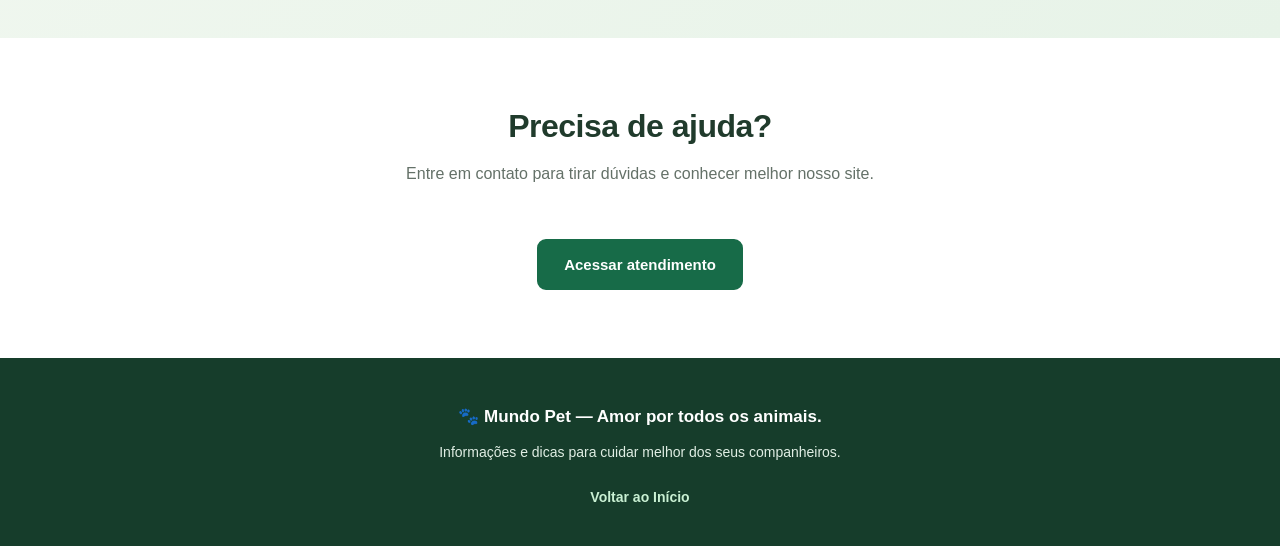
<file: gatos.html>
<!DOCTYPE html>
<html lang="pt-BR">

<head>
    <meta charset="UTF-8">
    <meta name="viewport" content="width=device-width, initial-scale=1.0">

    <title>Gatos | Mundo Pet</title>

    <link rel="stylesheet" href="style.css">
</head>

<body>

    <!-- Cabeçalho do site -->
    <header class="topo">
        <a class="logo" href="index.html">🐾 Mundo Pet</a>
        <p>Amor e cuidado em cada detalhe!</p>
    </header>

    <!-- Menu de navegação -->
    <nav class="navbar" aria-label="Navegação principal">
        <ul>
            <li><a href="index.html">Início</a></li>
            <li><a href="cachorros.html">Cachorros</a></li>
            <li><a href="gatos.html" aria-current="page">Gatos</a></li>
            <li><a href="passaros.html">Pássaros</a></li>
            <li><a href="outrospets.html">Outros Pets</a></li>
            <li><a href="casa.html">Casa</a></li>
            <li><a href="atendimentos.html">Atendimento</a></li>
        </ul>
    </nav>

    <!-- Conteúdo principal -->
    <main>

        <!-- Apresentação da página -->
        <section class="banner">
            <div class="banner-texto">

                <span>UM MUNDO DE CARINHO</span>

                <h1>Tudo para o seu gato!</h1>

                <p>
                    Descubra dicas, acessórios e cuidados
                    para proporcionar mais conforto,
                    saúde e diversão ao seu felino.
                </p>

                <a class="botao" href="#categorias-gatos">
                    Explorar categorias
                </a>

            </div>
        </section>

        <!-- Categorias de produtos e cuidados -->
        <section class="secao" id="categorias-gatos">

            <h2>Explore o mundo dos gatos</h2>

            <p class="subtitulo">
                Tudo o que seu companheiro felino precisa
                para viver com conforto e felicidade.
            </p>

            <div class="categorias">

                <article class="categoria">
                    <span>🥣</span>

                    <h3>Alimentação</h3>

                    <p>
                        Conheça opções de alimentos e a
                        importância de uma alimentação
                        adequada para cada fase da vida.
                    </p>
                </article>

                <article class="categoria">
                    <span>🧶</span>

                    <h3>Brinquedos</h3>

                    <p>
                        Descubra brinquedos que estimulam
                        a curiosidade, a atividade física
                        e os instintos naturais dos gatos.
                    </p>
                </article>

                <article class="categoria">
                    <span>🧼</span>

                    <h3>Higiene</h3>

                    <p>
                        Saiba mais sobre caixas de areia,
                        limpeza do ambiente e cuidados
                        com a higiene felina.
                    </p>
                </article>

                <article class="categoria">
                    <span>🛏️</span>

                    <h3>Camas e conforto</h3>

                    <p>
                        Ideias para criar um cantinho
                        tranquilo, aconchegante e seguro
                        para seu gato descansar.
                    </p>
                </article>

                <article class="categoria">
                    <span>🌳</span>

                    <h3>Arranhadores</h3>

                    <p>
                        Conheça arranhadores e estruturas
                        que ajudam seu gato a se exercitar
                        e expressar comportamentos naturais.
                    </p>
                </article>

                <article class="categoria">
                    <span>🩺</span>

                    <h3>Saúde e cuidados</h3>

                    <p>
                        Entenda a importância das consultas
                        veterinárias, da vacinação e dos
                        cuidados preventivos.
                    </p>
                </article>

            </div>

        </section>

        <!-- Dicas para tutores -->
        <section class="destaque">

            <h2>Dicas para deixar seu gato feliz!</h2>

            <p>
                Ofereça água fresca, mantenha a caixa
                de areia limpa, proporcione brincadeiras
                diárias e disponibilize locais seguros
                para descansar e observar o ambiente.
            </p>

        </section>

        <!-- Chamada para atendimento -->
        <section class="secao">

            <h2>Precisa de ajuda?</h2>

            <p class="subtitulo">
                Entre em contato para tirar dúvidas
                e conhecer melhor nosso site.
            </p>

            <a class="botao" href="atendimentos.html">
                Acessar atendimento
            </a>

        </section>

    </main>

    <!-- Rodapé -->
    <footer class="rodape">

        <p>🐾 Mundo Pet — Amor por todos os animais.</p>

        <p>
            Informações e dicas para cuidar melhor
            dos seus companheiros.
        </p>

        <a href="index.html">Voltar ao Início</a>

    </footer>

</body>

</html>
</file>
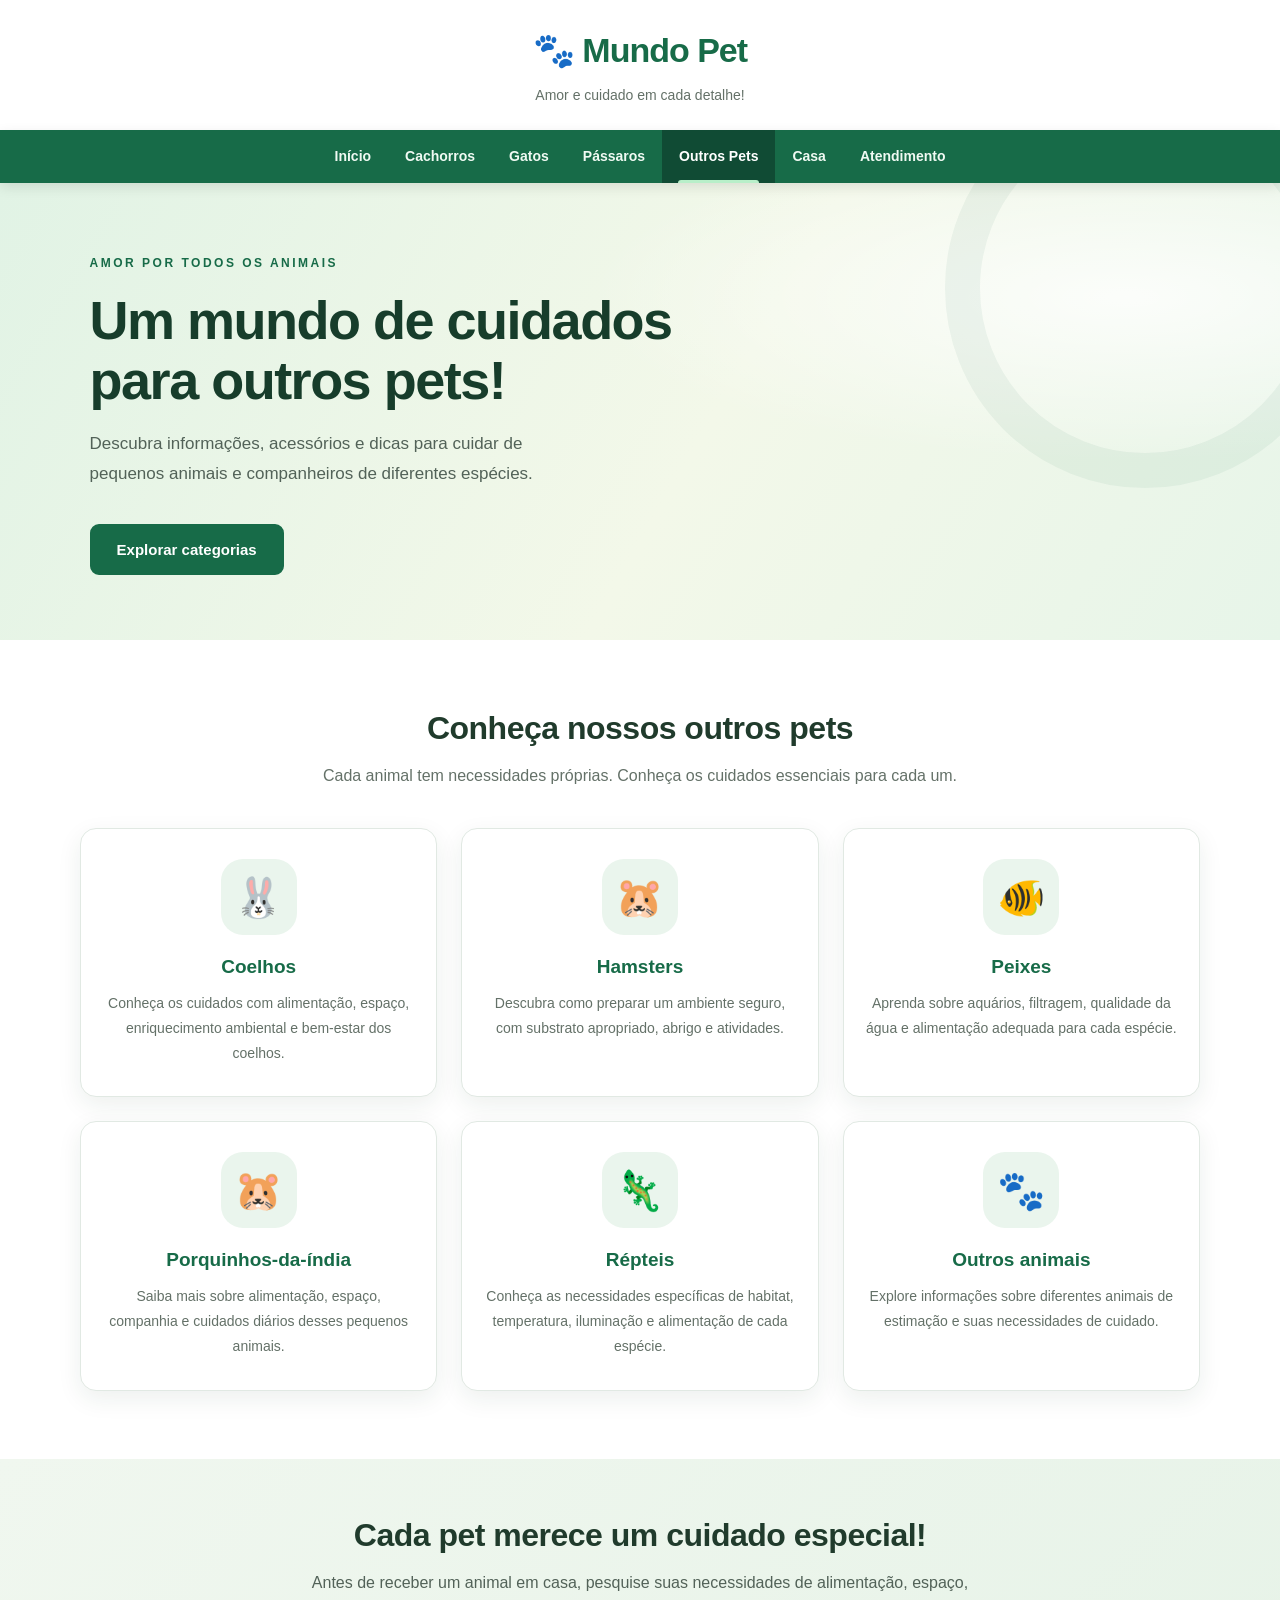
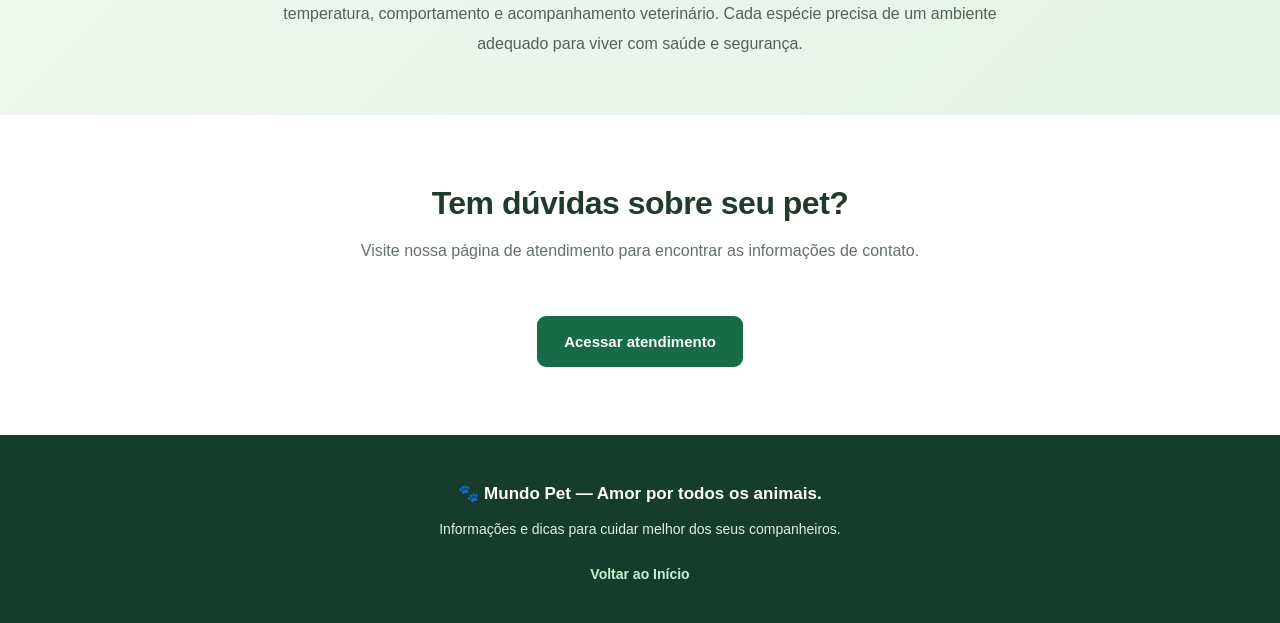
<file: outrospets.html>
<!DOCTYPE html>
<html lang="pt-BR">

<head>
    <meta charset="UTF-8">
    <meta name="viewport" content="width=device-width, initial-scale=1.0">

    <title>Outros Pets | Mundo Pet</title>

    <link rel="stylesheet" href="style.css">
</head>

<body>

    <!-- Cabeçalho -->
    <header class="topo">
        <a class="logo" href="index.html">🐾 Mundo Pet</a>
        <p>Amor e cuidado em cada detalhe!</p>
    </header>

    <!-- Menu de navegação -->
    <nav class="navbar" aria-label="Navegação principal">
        <ul>
            <li><a href="index.html">Início</a></li>
            <li><a href="cachorros.html">Cachorros</a></li>
            <li><a href="gatos.html">Gatos</a></li>
            <li><a href="passaros.html">Pássaros</a></li>
            <li><a href="outrospets.html" aria-current="page">Outros Pets</a></li>
            <li><a href="casa.html">Casa</a></li>
            <li><a href="atendimentos.html">Atendimento</a></li>
        </ul>
    </nav>

    <!-- Conteúdo principal -->
    <main>

        <!-- Banner de apresentação -->
        <section class="banner">
            <div class="banner-texto">

                <span>AMOR POR TODOS OS ANIMAIS</span>

                <h1>Um mundo de cuidados para outros pets!</h1>

                <p>
                    Descubra informações, acessórios e dicas
                    para cuidar de pequenos animais e
                    companheiros de diferentes espécies.
                </p>

                <a class="botao" href="#categorias-pets">
                    Explorar categorias
                </a>

            </div>
        </section>

        <!-- Categorias de animais -->
        <section class="secao" id="categorias-pets">

            <h2>Conheça nossos outros pets</h2>

            <p class="subtitulo">
                Cada animal tem necessidades próprias.
                Conheça os cuidados essenciais para cada um.
            </p>

            <div class="categorias">

                <article class="categoria">
                    <span>🐰</span>

                    <h3>Coelhos</h3>

                    <p>
                        Conheça os cuidados com alimentação,
                        espaço, enriquecimento ambiental
                        e bem-estar dos coelhos.
                    </p>
                </article>

                <article class="categoria">
                    <span>🐹</span>

                    <h3>Hamsters</h3>

                    <p>
                        Descubra como preparar um ambiente
                        seguro, com substrato apropriado,
                        abrigo e atividades.
                    </p>
                </article>

                <article class="categoria">
                    <span>🐠</span>

                    <h3>Peixes</h3>

                    <p>
                        Aprenda sobre aquários, filtragem,
                        qualidade da água e alimentação
                        adequada para cada espécie.
                    </p>
                </article>

                <article class="categoria">
                    <span>🐹</span>

                    <h3>Porquinhos-da-índia</h3>

                    <p>
                        Saiba mais sobre alimentação,
                        espaço, companhia e cuidados
                        diários desses pequenos animais.
                    </p>
                </article>

                <article class="categoria">
                    <span>🦎</span>

                    <h3>Répteis</h3>

                    <p>
                        Conheça as necessidades específicas
                        de habitat, temperatura, iluminação
                        e alimentação de cada espécie.
                    </p>
                </article>

                <article class="categoria">
                    <span>🐾</span>

                    <h3>Outros animais</h3>

                    <p>
                        Explore informações sobre diferentes
                        animais de estimação e suas
                        necessidades de cuidado.
                    </p>
                </article>

            </div>

        </section>

        <!-- Dicas de cuidados -->
        <section class="destaque">

            <h2>Cada pet merece um cuidado especial!</h2>

            <p>
                Antes de receber um animal em casa,
                pesquise suas necessidades de alimentação,
                espaço, temperatura, comportamento e
                acompanhamento veterinário. Cada espécie
                precisa de um ambiente adequado para viver
                com saúde e segurança.
            </p>

        </section>

        <!-- Atendimento -->
        <section class="secao">

            <h2>Tem dúvidas sobre seu pet?</h2>

            <p class="subtitulo">
                Visite nossa página de atendimento
                para encontrar as informações de contato.
            </p>

            <a class="botao" href="atendimentos.html">
                Acessar atendimento
            </a>

        </section>

    </main>

    <!-- Rodapé -->
    <footer class="rodape">

        <p>🐾 Mundo Pet — Amor por todos os animais.</p>

        <p>
            Informações e dicas para cuidar melhor
            dos seus companheiros.
        </p>

        <a href="index.html">Voltar ao Início</a>

    </footer>

</body>

</html>
</file>
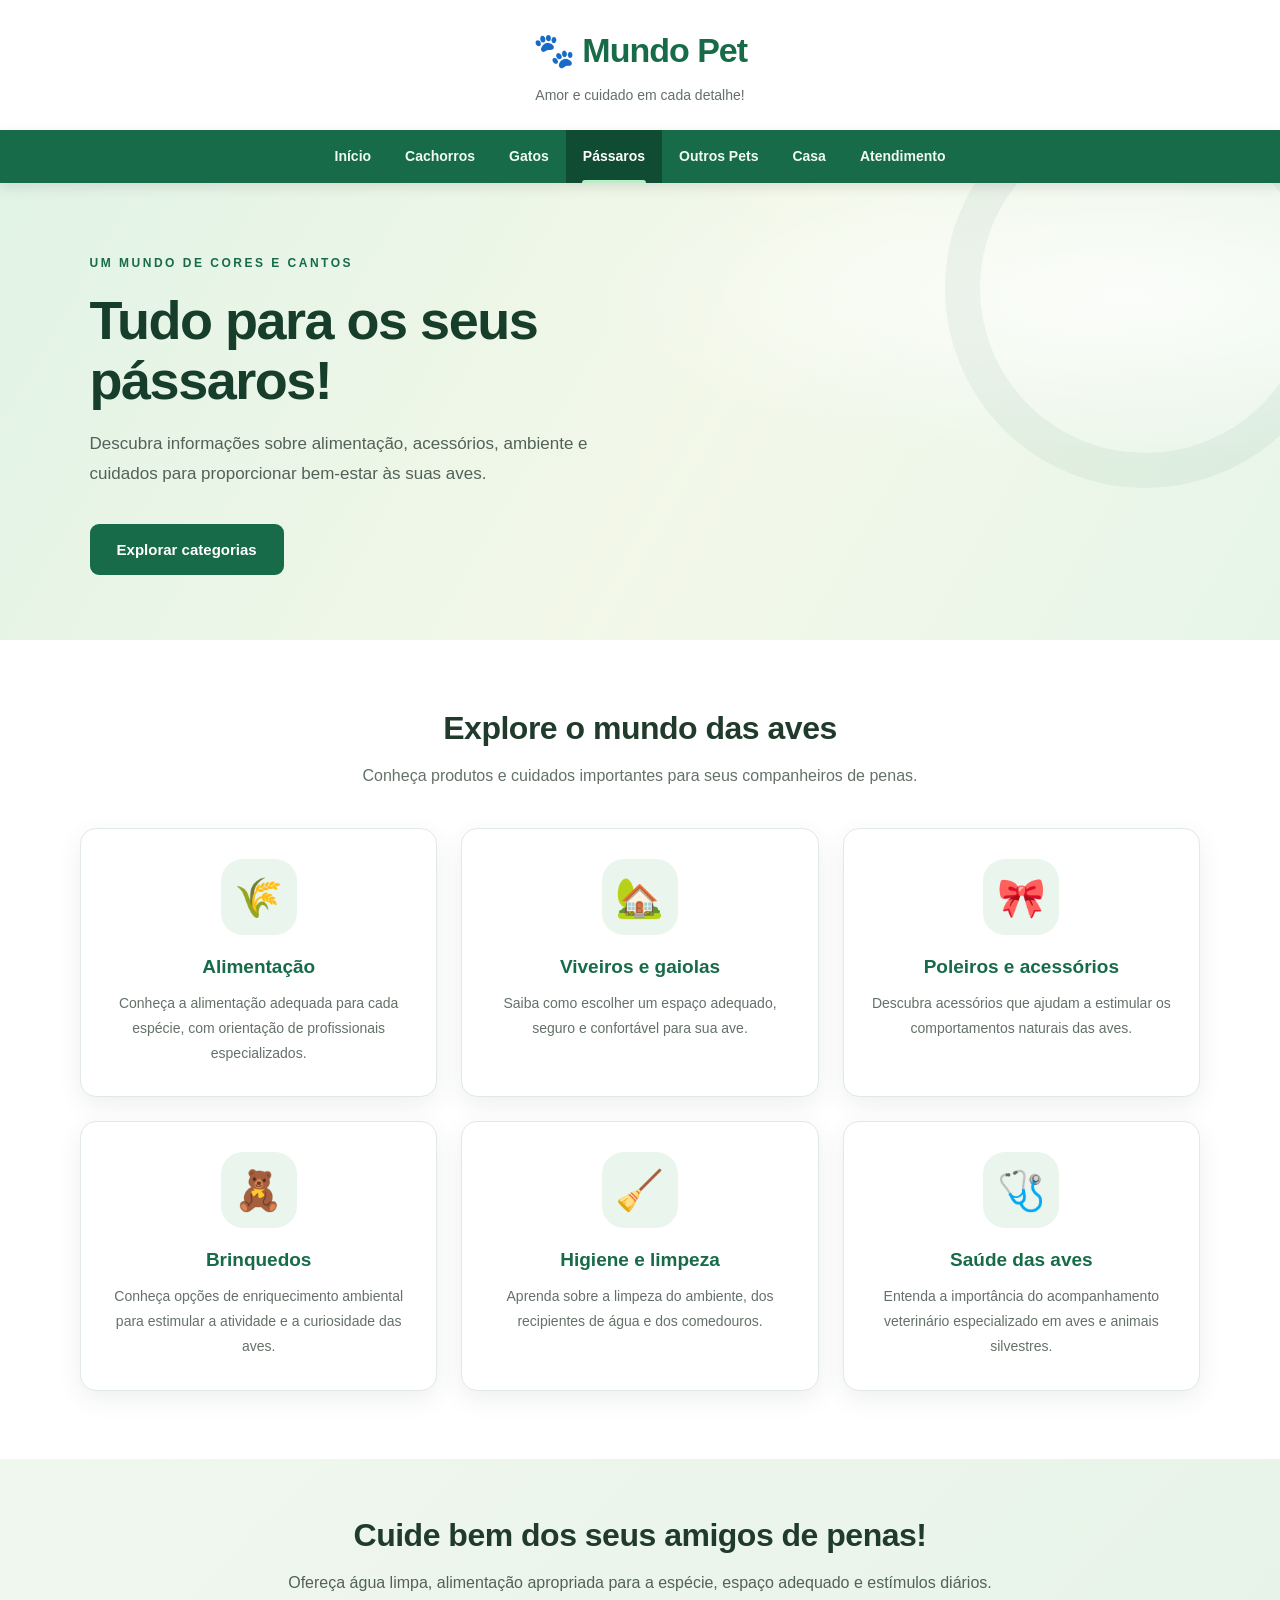
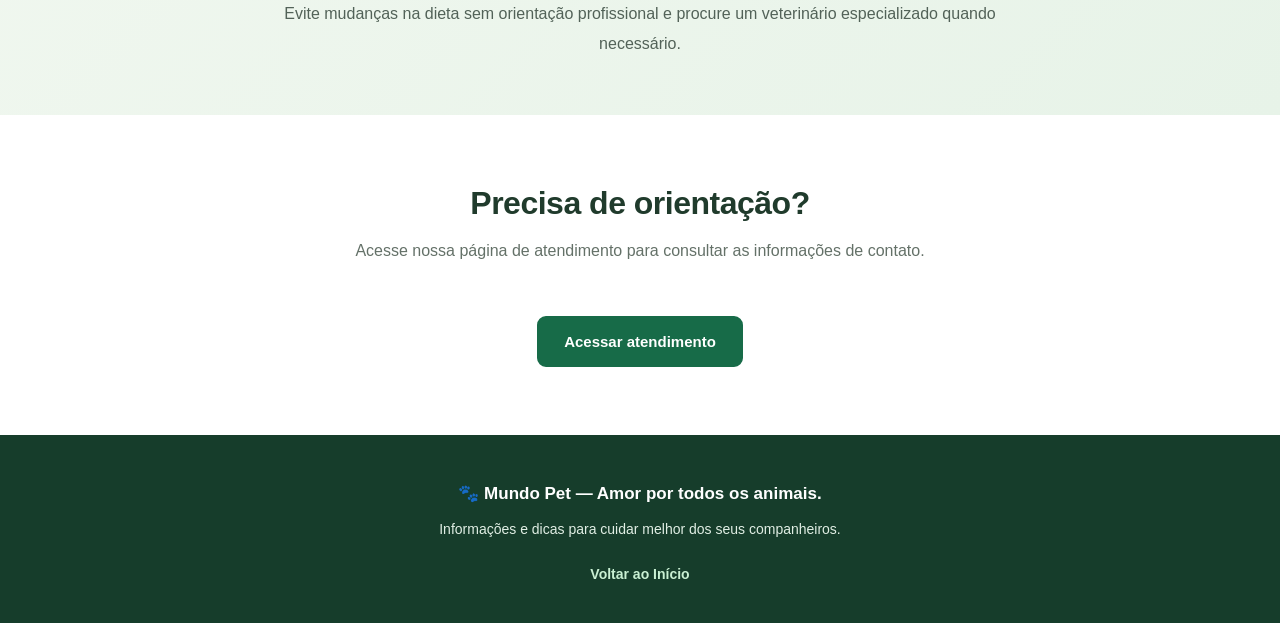
<file: passaros.html>
<!DOCTYPE html>
<html lang="pt-BR">

<head>
    <meta charset="UTF-8">
    <meta name="viewport" content="width=device-width, initial-scale=1.0">

    <title>Pássaros | Mundo Pet</title>

    <link rel="stylesheet" href="style.css">
</head>

<body>

    <!-- Cabeçalho -->
    <header class="topo">
        <a class="logo" href="index.html">🐾 Mundo Pet</a>
        <p>Amor e cuidado em cada detalhe!</p>
    </header>

    <!-- Menu de navegação -->
    <nav class="navbar" aria-label="Navegação principal">
        <ul>
            <li><a href="index.html">Início</a></li>
            <li><a href="cachorros.html">Cachorros</a></li>
            <li><a href="gatos.html">Gatos</a></li>
            <li><a href="passaros.html" aria-current="page">Pássaros</a></li>
            <li><a href="outrospets.html">Outros Pets</a></li>
            <li><a href="casa.html">Casa</a></li>
            <li><a href="atendimentos.html">Atendimento</a></li>
        </ul>
    </nav>

    <!-- Conteúdo principal -->
    <main>

        <!-- Banner de apresentação -->
        <section class="banner">
            <div class="banner-texto">

                <span>UM MUNDO DE CORES E CANTOS</span>

                <h1>Tudo para os seus pássaros!</h1>

                <p>
                    Descubra informações sobre alimentação,
                    acessórios, ambiente e cuidados para
                    proporcionar bem-estar às suas aves.
                </p>

                <a class="botao" href="#categorias-passaros">
                    Explorar categorias
                </a>

            </div>
        </section>

        <!-- Categorias -->
        <section class="secao" id="categorias-passaros">

            <h2>Explore o mundo das aves</h2>

            <p class="subtitulo">
                Conheça produtos e cuidados importantes
                para seus companheiros de penas.
            </p>

            <div class="categorias">

                <article class="categoria">
                    <span>🌾</span>

                    <h3>Alimentação</h3>

                    <p>
                        Conheça a alimentação adequada
                        para cada espécie, com orientação
                        de profissionais especializados.
                    </p>
                </article>

                <article class="categoria">
                    <span>🏡</span>

                    <h3>Viveiros e gaiolas</h3>

                    <p>
                        Saiba como escolher um espaço
                        adequado, seguro e confortável
                        para sua ave.
                    </p>
                </article>

                <article class="categoria">
                    <span>🎀</span>

                    <h3>Poleiros e acessórios</h3>

                    <p>
                        Descubra acessórios que ajudam
                        a estimular os comportamentos
                        naturais das aves.
                    </p>
                </article>

                <article class="categoria">
                    <span>🧸</span>

                    <h3>Brinquedos</h3>

                    <p>
                        Conheça opções de enriquecimento
                        ambiental para estimular a atividade
                        e a curiosidade das aves.
                    </p>
                </article>

                <article class="categoria">
                    <span>🧹</span>

                    <h3>Higiene e limpeza</h3>

                    <p>
                        Aprenda sobre a limpeza do ambiente,
                        dos recipientes de água e dos
                        comedouros.
                    </p>
                </article>

                <article class="categoria">
                    <span>🩺</span>

                    <h3>Saúde das aves</h3>

                    <p>
                        Entenda a importância do acompanhamento
                        veterinário especializado em aves
                        e animais silvestres.
                    </p>
                </article>

            </div>
        </section>

        <!-- Dicas -->
        <section class="destaque">

            <h2>Cuide bem dos seus amigos de penas!</h2>

            <p>
                Ofereça água limpa, alimentação apropriada
                para a espécie, espaço adequado e estímulos
                diários. Evite mudanças na dieta sem orientação
                profissional e procure um veterinário
                especializado quando necessário.
            </p>

        </section>

        <!-- Atendimento -->
        <section class="secao">

            <h2>Precisa de orientação?</h2>

            <p class="subtitulo">
                Acesse nossa página de atendimento
                para consultar as informações de contato.
            </p>

            <a class="botao" href="atendimentos.html">
                Acessar atendimento
            </a>

        </section>

    </main>

    <!-- Rodapé -->
    <footer class="rodape">

        <p>🐾 Mundo Pet — Amor por todos os animais.</p>

        <p>
            Informações e dicas para cuidar melhor
            dos seus companheiros.
        </p>

        <a href="index.html">Voltar ao Início</a>

    </footer>

</body>

</html>
</file>
<file: style.css>
/* 1. Configurações gerais */

:root {
    --verde: #176b48;
    --verde-escuro: #104b34;
    --verde-claro: #eaf5ed;
    --verde-suave: #f5faf6;
    --texto: #26352d;
    --texto-suave: #647168;
    --branco: #ffffff;
    --borda: #e1e9e3;
    --sombra: 0 8px 24px rgba(23, 61, 38, 0.08);
    --sombra-hover: 0 14px 32px rgba(23, 61, 38, 0.14);
    --raio: 16px;
}

* {
    box-sizing: border-box;
}

html {
    scroll-behavior: smooth;
    scroll-padding-top: 75px;
}

body {
    margin: 0;
    font-family: "Segoe UI", Arial, sans-serif;
    color: var(--texto);
    background-color: var(--branco);
    line-height: 1.7;
    -webkit-font-smoothing: antialiased;
}

a {
    color: inherit;
}

a:focus-visible,
button:focus-visible,
input:focus-visible,
select:focus-visible,
textarea:focus-visible {
    outline: 3px solid #72c79b;
    outline-offset: 3px;
}

::selection {
    color: var(--branco);
    background-color: var(--verde);
}


/* 2. Cabeçalho */

.topo {
    display: flex;
    flex-direction: column;
    align-items: center;
    justify-content: center;
    gap: 2px;
    padding: 22px 5%;
    background-color: var(--branco);
    text-align: center;
}

.logo {
    color: var(--verde);
    font-size: clamp(26px, 3vw, 34px);
    font-weight: 800;
    letter-spacing: -1px;
    text-decoration: none;
    transition: color 0.2s ease;
}

.logo:hover {
    color: var(--verde-escuro);
}

.topo p {
    margin: 2px 0 0;
    color: var(--texto-suave);
    font-size: 14px;
}


/* 3. Menu de navegação */

.navbar {
    position: sticky;
    top: 0;
    z-index: 100;
    width: 100%;
    background-color: var(--verde);
    box-shadow: 0 4px 12px rgba(0, 0, 0, 0.10);
}

.navbar ul {
    display: flex;
    justify-content: center;
    flex-wrap: nowrap;
    list-style: none;
    max-width: 1250px;
    margin: 0 auto;
    padding: 0 12px;
    overflow-x: auto;
    scrollbar-width: thin;
    scrollbar-color: #6eac8c var(--verde);
}

.navbar li {
    flex: 0 0 auto;
}

.navbar a {
    position: relative;
    display: block;
    padding: 15px 17px;
    color: #f0faf3;
    font-size: 14px;
    font-weight: 600;
    text-decoration: none;
    white-space: nowrap;
    transition:
        background-color 0.2s ease,
        color 0.2s ease;
}

.navbar a:hover,
.navbar a[aria-current="page"] {
    color: var(--branco);
    background-color: var(--verde-escuro);
}

.navbar a[aria-current="page"]::after {
    position: absolute;
    right: 16px;
    bottom: 0;
    left: 16px;
    height: 3px;
    border-radius: 3px 3px 0 0;
    background-color: #b8efc9;
    content: "";
}


/* 4. Banner principal */

.banner {
    position: relative;
    display: flex;
    align-items: center;
    min-height: 410px;
    padding: 65px max(7%, calc((100% - 1120px) / 2));
    overflow: hidden;
    background:
        radial-gradient(
            ellipse at 88% 25%,
            rgba(255, 255, 255, 0.8) 0,
            rgba(255, 255, 255, 0) 34%
        ),
        linear-gradient(
            120deg,
            #e1f3e5 0%,
            #f3f8e9 55%,
            #e7f5e9 100%
        );
}

.banner::after {
    position: absolute;
    top: -95px;
    right: -65px;
    width: 330px;
    height: 330px;
    border: 35px solid rgba(23, 107, 72, 0.06);
    border-radius: 50%;
    content: "";
    pointer-events: none;
}

.banner-texto {
    position: relative;
    z-index: 1;
    width: 100%;
    max-width: 650px;
}

.banner-texto span {
    display: inline-block;
    margin-bottom: 8px;
    color: var(--verde);
    font-size: 12px;
    font-weight: 800;
    letter-spacing: 2.5px;
}

.banner h1 {
    max-width: 650px;
    margin: 8px 0 18px;
    color: #173d2b;
    font-size: clamp(34px, 5vw, 54px);
    font-weight: 800;
    line-height: 1.12;
    letter-spacing: -1.5px;
}

.banner p {
    max-width: 510px;
    margin: 0 0 22px;
    color: #526258;
    font-size: 17px;
    line-height: 1.8;
}


/* 5. Botões */

.botao {
    display: inline-flex;
    align-items: center;
    justify-content: center;
    min-height: 48px;
    margin-top: 12px;
    padding: 13px 25px;
    border: 2px solid var(--verde);
    border-radius: 9px;
    background-color: var(--verde);
    color: var(--branco);
    font-family: inherit;
    font-size: 15px;
    font-weight: 700;
    line-height: 1.4;
    text-align: center;
    text-decoration: none;
    cursor: pointer;
    transition:
        background-color 0.2s ease,
        border-color 0.2s ease,
        transform 0.2s ease,
        box-shadow 0.2s ease;
}

.botao:hover {
    transform: translateY(-2px);
    border-color: var(--verde-escuro);
    background-color: var(--verde-escuro);
    box-shadow: 0 6px 16px rgba(23, 107, 72, 0.20);
}

.botao:active {
    transform: translateY(0);
}


/* 6. Seções de conteúdo */

.secao {
    padding: 68px 6%;
    text-align: center;
}

.secao h2,
.destaque h2 {
    margin: 0 0 12px;
    color: #203b2c;
    font-size: clamp(25px, 3vw, 32px);
    font-weight: 800;
    line-height: 1.3;
    letter-spacing: -0.5px;
}

.subtitulo {
    max-width: 650px;
    margin: 0 auto 38px;
    color: var(--texto-suave);
    font-size: 16px;
    line-height: 1.8;
}


/* 7. Grade de categorias */

.categorias {
    display: grid;
    grid-template-columns: repeat(3, minmax(0, 1fr));
    align-items: stretch;
    gap: 24px;
    max-width: 1120px;
    margin: 0 auto;
}

.categoria {
    display: flex;
    flex-direction: column;
    align-items: center;
    min-width: 0;
    padding: 30px 22px;
    border: 1px solid var(--borda);
    border-radius: var(--raio);
    background-color: var(--branco);
    color: var(--texto);
    text-align: center;
    text-decoration: none;
    box-shadow: var(--sombra);
    transition:
        transform 0.25s ease,
        box-shadow 0.25s ease,
        border-color 0.25s ease;
}

a.categoria:hover,
a.categoria:focus-visible {
    transform: translateY(-5px);
    border-color: #9ccbb0;
    box-shadow: var(--sombra-hover);
}

.categoria span {
    display: flex;
    align-items: center;
    justify-content: center;
    width: 76px;
    height: 76px;
    margin-bottom: 12px;
    border-radius: 22px;
    background-color: var(--verde-claro);
    font-size: 39px;
    line-height: 1;
}

.categoria h3 {
    margin: 7px 0 10px;
    color: var(--verde);
    font-size: 19px;
    font-weight: 750;
    line-height: 1.4;
}

.categoria p {
    margin: 0;
    color: var(--texto-suave);
    font-size: 14px;
    line-height: 1.8;
}


/* 8. Seção de destaque */

.destaque {
    padding: 56px 7%;
    background:
        linear-gradient(
            135deg,
            #f0f7ef 0%,
            #e7f3e8 100%
        );
    text-align: center;
}

.destaque p {
    max-width: 720px;
    margin: 0 auto;
    color: #526258;
    font-size: 16px;
    line-height: 1.9;
}


/* 9. Formulário de atendimento */

.formulario {
    width: 100%;
    max-width: 650px;
    margin: 0 auto;
    padding: 32px;
    border: 1px solid var(--borda);
    border-radius: var(--raio);
    background-color: var(--branco);
    text-align: left;
    box-shadow: var(--sombra);
}

.campo {
    display: flex;
    flex-direction: column;
    gap: 7px;
    margin-bottom: 22px;
}

.campo label {
    color: var(--texto);
    font-size: 14px;
    font-weight: 700;
}

.campo input,
.campo select,
.campo textarea {
    display: block;
    width: 100%;
    min-height: 48px;
    padding: 12px 14px;
    border: 1px solid #cbd8ce;
    border-radius: 8px;
    background-color: #fcfdfc;
    color: var(--texto);
    font-family: inherit;
    font-size: 15px;
    line-height: 1.5;
    transition:
        border-color 0.2s ease,
        box-shadow 0.2s ease;
}

.campo input:focus,
.campo select:focus,
.campo textarea:focus {
    border-color: var(--verde);
    outline: none;
    box-shadow: 0 0 0 3px rgba(23, 107, 72, 0.12);
}

.campo input::placeholder,
.campo textarea::placeholder {
    color: #8b978f;
}

.campo textarea {
    min-height: 130px;
    resize: vertical;
}

.formulario .botao {
    width: 100%;
    margin-top: 0;
}

.aviso-formulario {
    margin: 18px 0 0;
    color: var(--texto-suave);
    font-size: 13px;
    line-height: 1.7;
}


/* 10. Perguntas frequentes */

.pergunta {
    max-width: 780px;
    margin: 22px auto;
    padding: 22px 24px;
    border: 1px solid rgba(23, 107, 72, 0.10);
    border-radius: 12px;
    background-color: rgba(255, 255, 255, 0.75);
    text-align: left;
}

.pergunta h3 {
    margin: 0 0 8px;
    color: var(--verde);
    font-size: 18px;
}

.pergunta p {
    margin: 0;
    color: var(--texto-suave);
    line-height: 1.8;
}


/* 11. Rodapé */

.rodape {
    padding: 36px 20px;
    background-color: #163d2b;
    color: var(--branco);
    text-align: center;
}

.rodape p {
    margin: 8px 0;
    color: #e0eee4;
    font-size: 14px;
    line-height: 1.8;
}

.rodape p:first-child {
    color: var(--branco);
    font-size: 17px;
    font-weight: 750;
}

.rodape a {
    display: inline-block;
    margin-top: 12px;
    color: #c9f0d3;
    font-size: 14px;
    font-weight: 700;
    text-decoration: none;
    transition: color 0.2s ease;
}

.rodape a:hover {
    color: var(--branco);
    text-decoration: underline;
}


/* 12. Tablets */

@media (max-width: 900px) {
    .navbar ul {
        justify-content: flex-start;
    }

    .banner {
        min-height: 360px;
        padding: 52px 6%;
    }

    .categorias {
        grid-template-columns: repeat(2, minmax(0, 1fr));
        gap: 18px;
    }

    .secao {
        padding: 54px 5%;
    }
}


/* 13. Celulares */

@media (max-width: 600px) {
    .topo {
        padding: 17px 12px;
    }

    .logo {
        font-size: 26px;
    }

    .topo p {
        font-size: 13px;
    }

    .navbar a {
        padding: 14px 13px;
        font-size: 13px;
    }

    .banner {
        min-height: 330px;
        padding: 42px 22px;
    }

    .banner::after {
        top: -120px;
        right: -180px;
        width: 280px;
        height: 280px;
    }

    .banner-texto span {
        font-size: 11px;
        letter-spacing: 1.8px;
    }

    .banner h1 {
        font-size: clamp(30px, 8vw, 40px);
        letter-spacing: -0.8px;
    }

    .banner p {
        font-size: 15px;
        line-height: 1.8;
    }

    .botao {
        max-width: 100%;
        padding: 12px 19px;
        font-size: 14px;
    }

    .secao {
        padding: 44px 17px;
    }

    .secao h2,
    .destaque h2 {
        font-size: 25px;
    }

    .subtitulo {
        margin-bottom: 28px;
        font-size: 14px;
    }

    .categorias {
        grid-template-columns: repeat(2, minmax(0, 1fr));
        gap: 12px;
    }

    .categoria {
        padding: 20px 12px;
        border-radius: 12px;
    }

    .categoria span {
        width: 60px;
        height: 60px;
        border-radius: 18px;
        font-size: 32px;
    }

    .categoria h3 {
        font-size: 16px;
    }

    .categoria p {
        font-size: 13px;
        line-height: 1.7;
    }

    .destaque {
        padding: 40px 20px;
    }

    .destaque p {
        font-size: 14px;
    }

    .formulario {
        padding: 22px 17px;
    }

    .pergunta {
        padding: 18px;
    }

    .pergunta h3 {
        font-size: 17px;
    }

    .rodape {
        padding: 30px 16px;
    }
}


/* 14. Celulares muito estreitos */

@media (max-width: 360px) {
    .categorias {
        grid-template-columns: 1fr;
    }

    .categoria {
        padding: 24px 18px;
    }

    .banner h1 {
        font-size: 29px;
    }
}


/* 15. Respeita usuários que reduzem animações */

@media (prefers-reduced-motion: reduce) {
    html {
        scroll-behavior: auto;
    }

    *,
    *::before,
    *::after {
        scroll-behavior: auto !important;
        transition-duration: 0.01ms !important;
        animation-duration: 0.01ms !important;
    }
}
</file>
